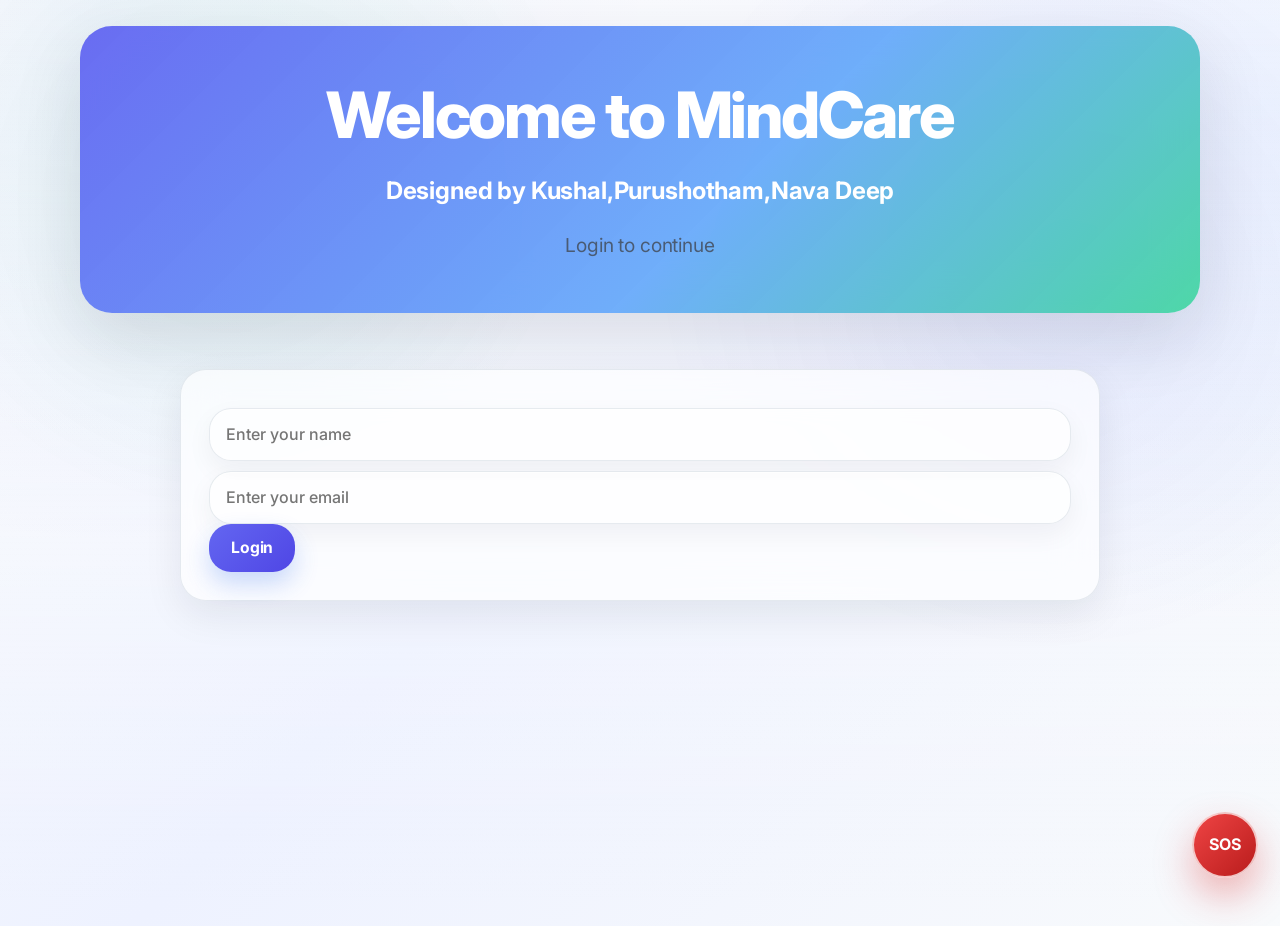
<file: index.html>
<!DOCTYPE html>
<html lang="en">
<head>
    <meta charset="UTF-8">
    <meta name="viewport" content="width=device-width, initial-scale=1.0">
    <title>Login - MindCare</title>
    <link rel="preconnect" href="https://fonts.googleapis.com">
    <link rel="preconnect" href="https://fonts.gstatic.com" crossorigin>
    <link href="https://fonts.googleapis.com/css2?family=Inter:wght@400;500;600;700;800&display=swap" rel="stylesheet">
    <link rel="stylesheet" href="style.css">
</head>
<body>

<header>
    <h1>Welcome to MindCare</h1>
    <h2>Designed by Kushal,Purushotham,Nava Deep</h2>
    <p>Login to continue</p>
</header>

<section class="test-container">

    <div class="question">
        <input type="text" id="username" placeholder="Enter your name">

        <input type="email" id="email" placeholder="Enter your email">

        <button onclick="loginUser()">Login</button>
    </div>

</section>

<script src="script.js"></script>
</body>
</html>
</file>
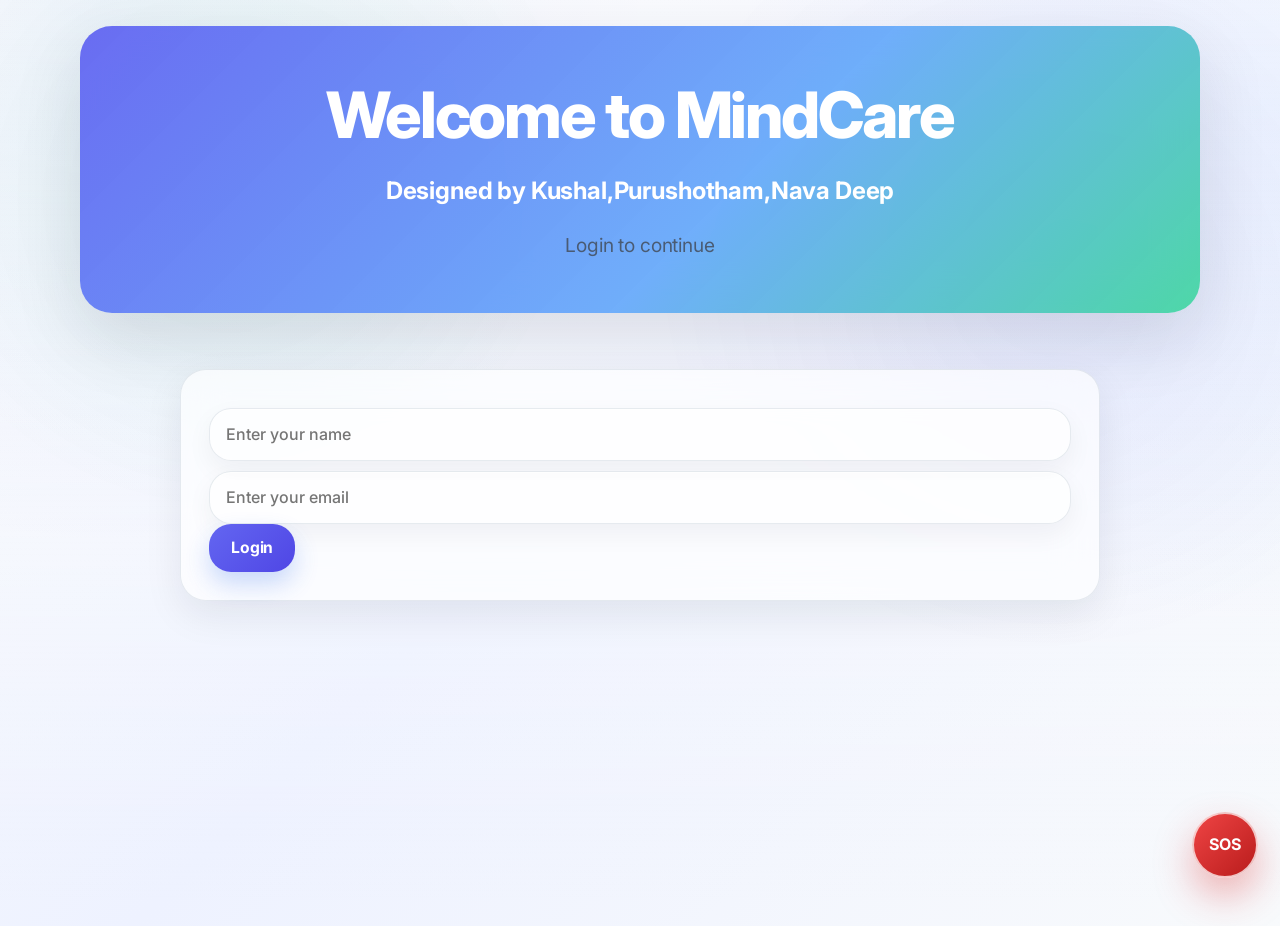
<file: home.html>
<!DOCTYPE html>
<html lang="en">
<head>
    <meta charset="UTF-8">
    <meta name="viewport" content="width=device-width, initial-scale=1.0">
    <title>MindCare - Student Mental Wellness</title>
    <link rel="preconnect" href="https://fonts.googleapis.com">
    <link rel="preconnect" href="https://fonts.gstatic.com" crossorigin>
    <link href="https://fonts.googleapis.com/css2?family=Inter:wght@400;500;600;700;800&display=swap" rel="stylesheet">
    <link rel="stylesheet" href="style.css">
</head>

<body>
    <script>
    let user = localStorage.getItem("mindcareUser");

    if (!user) {
        window.location.href = "index.html";
    }
</script>

<nav class="navbar">
    <div></div>
    <button class="theme-toggle" onclick="toggleDarkMode()" aria-label="Toggle dark mode"><span class="theme-icon" aria-hidden="true"></span></button>
    <button onclick="logoutUser()">Logout</button>
</nav>
    <main class="home-dashboard">
        <section class="dashboard-hero">
            <div>
                <span class="eyebrow">MindCare Dashboard</span>
                <h1 id="welcomeUser">Welcome</h1>
                <p>Choose a gentle check-in, breathe for a minute, or continue your wellness routine.</p>
            </div>
            <a class="hero-score-card" href="pages/dashboard.html">
                <span>Wellness Score</span>
                <strong>82</strong>
                <small>Balanced today</small>
            </a>
        </section>

        <section class="quote-card" aria-label="Daily motivation quote">
            <span class="quote-mark" aria-hidden="true">“</span>
            <div>
                <span class="eyebrow">Daily Motivation</span>
                <blockquote data-daily-quote>Small progress is still progress.</blockquote>
                <p data-daily-quote-category>Mental wellness</p>
            </div>
        </section>

        <section class="mood-checkin" aria-label="Quick mood check-in">
            <div class="section-heading">
                <h2>How are you feeling?</h2>
                <a href="pages/mood-tracker.html">View mood tracker</a>
            </div>
            <div class="mood-grid">
                <a href="pages/mood-tracker.html" class="mood-card happy">
                    <span>😊</span>
                    <strong>Happy</strong>
                </a>
                <a href="pages/mood-tracker.html" class="mood-card calm">
                    <span>😌</span>
                    <strong>Calm</strong>
                </a>
                <a href="pages/mood-tracker.html" class="mood-card sad">
                    <span>😔</span>
                    <strong>Low</strong>
                </a>
                <a href="pages/mood-tracker.html" class="mood-card stressed">
                    <span>😣</span>
                    <strong>Stressed</strong>
                </a>
            </div>
        </section>

        <section class="dashboard-grid" aria-label="Wellness shortcuts">
            <a class="dashboard-card breathing-card" href="pages/breathing.html">
                <span class="card-icon">🌬️</span>
                <div>
                    <h2>Breathing</h2>
                    <p>Start a calming guided session.</p>
                </div>
            </a>

            <a class="dashboard-card journal-card-home" href="pages/journal.html">
                <span class="card-icon">📝</span>
                <div>
                    <h2>Journal</h2>
                    <p>Write down what is on your mind.</p>
                </div>
            </a>

            <a class="dashboard-card chatbot-card" href="pages/chatbot.html">
                <span class="card-icon">💬</span>
                <div>
                    <h2>AI Chatbot</h2>
                    <p>Talk through feelings and stress.</p>
                </div>
            </a>

            <a class="dashboard-card emergency-card" href="pages/emergency.html">
                <span class="card-icon">🆘</span>
                <div>
                    <h2>Emergency Help</h2>
                    <p>Reach a trusted contact quickly.</p>
                </div>
            </a>

            <a class="dashboard-card analytics-card" href="pages/dashboard.html">
                <div>
                    <span class="eyebrow">Progress Analytics</span>
                    <h2>Weekly balance</h2>
                    <p>Mood, journal, and check-in insights.</p>
                </div>
                <div class="mini-chart" aria-hidden="true">
                    <span style="height:42%"></span>
                    <span style="height:68%"></span>
                    <span style="height:52%"></span>
                    <span style="height:78%"></span>
                    <span style="height:62%"></span>
                    <span style="height:88%"></span>
                </div>
            </a>

            <a class="dashboard-card score-card" href="pages/stress-test.html">
                <span class="score-ring">Low</span>
                <div>
                    <h2>Stress Test</h2>
                    <p>Check your current stress level.</p>
                </div>
            </a>

            <a class="dashboard-card focus-timer-card" href="pages/focus-timer.html">
                <span class="card-icon">⏱</span>
                <div>
                    <h2>Focus Timer</h2>
                    <p>Start a Pomodoro study session.</p>
                </div>
            </a>

            <a class="dashboard-card mood-calendar-card" href="pages/mood-calendar.html">
                <span class="card-icon">📅</span>
                <div>
                    <h2>Mood Calendar</h2>
                    <p>See your month of emotional check-ins.</p>
                </div>
            </a>
        </section>
    </main>

   <script src="script.js"></script>

</body>
</html>
</file>
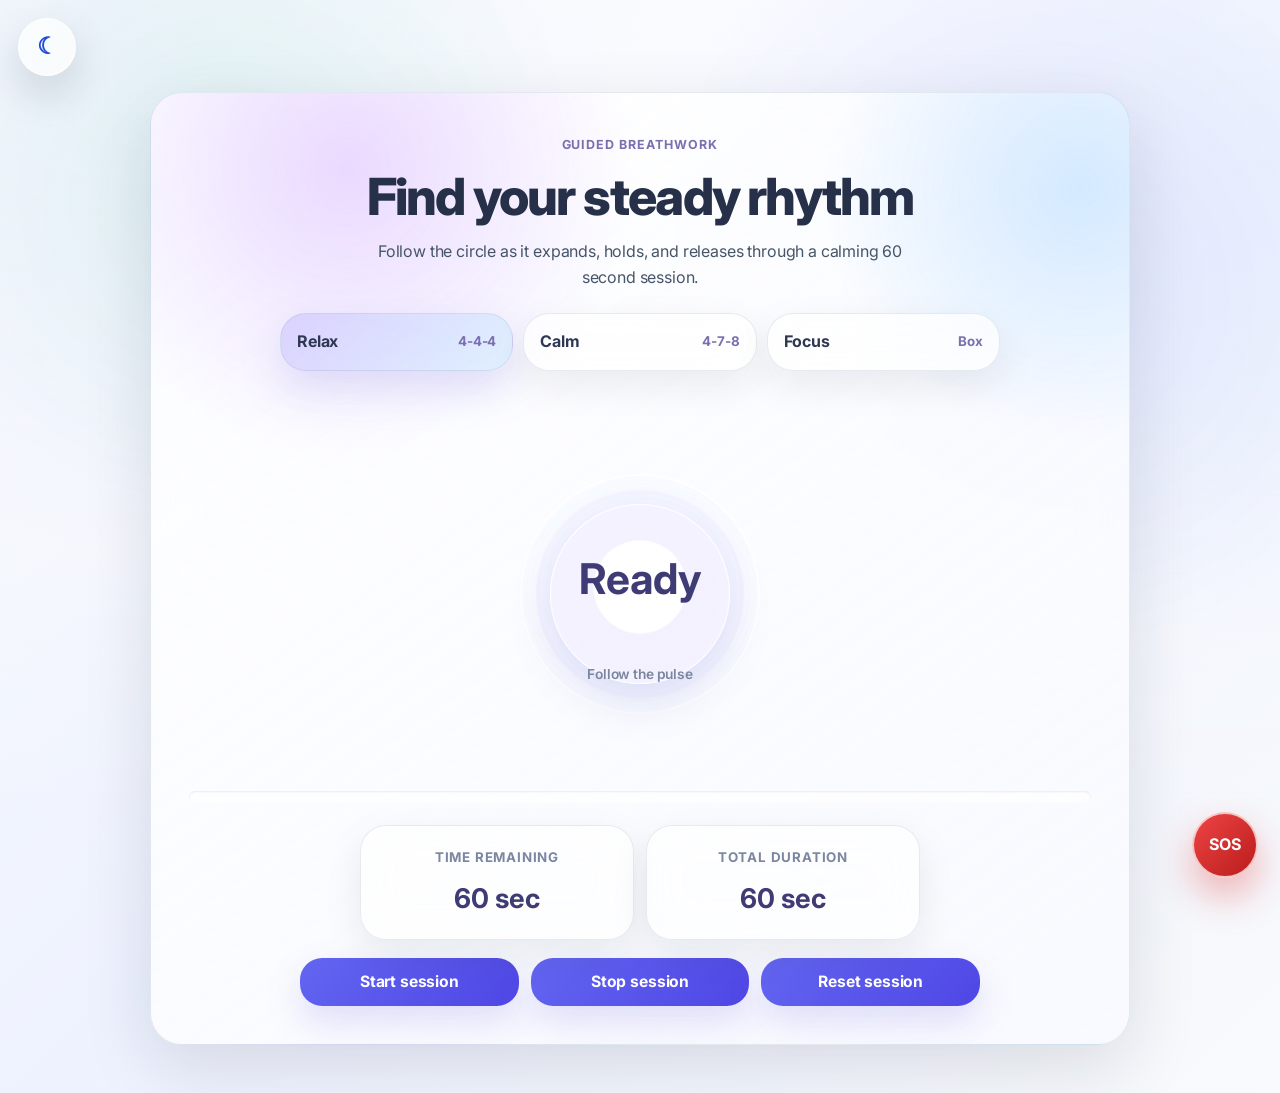
<file: pages/breathing.html>
<!DOCTYPE html>
<html lang="en">
<head>
    <meta charset="UTF-8">
    <meta name="viewport" content="width=device-width, initial-scale=1.0">
    <title>Breathing Exercise</title>
    <link rel="preconnect" href="https://fonts.googleapis.com">
    <link rel="preconnect" href="https://fonts.gstatic.com" crossorigin>
    <link href="https://fonts.googleapis.com/css2?family=Inter:wght@400;500;600;700;800&display=swap" rel="stylesheet">
    <link rel="stylesheet" href="../style.css">
</head>
<body>
    <nav class="navbar">
    <button class="theme-toggle" onclick="toggleDarkMode()" aria-label="Toggle dark mode"><span class="theme-icon" aria-hidden="true"></span></button>
</nav>

<main class="breathing-page">
    <section class="breathing-shell">
        <div class="breathing-copy">
            <span class="eyebrow">Guided Breathwork</span>
            <h1>Find your steady rhythm</h1>
            <p>Follow the circle as it expands, holds, and releases through a calming 60 second session.</p>
        </div>

        <div class="preset-panel" aria-label="Breathing modes">
            <label class="preset-chip">
                <input type="radio" name="breathingMode" value="relax" checked>
                <span>Relax</span>
                <small>4-4-4</small>
            </label>
            <label class="preset-chip">
                <input type="radio" name="breathingMode" value="calm">
                <span>Calm</span>
                <small>4-7-8</small>
            </label>
            <label class="preset-chip">
                <input type="radio" name="breathingMode" value="focus">
                <span>Focus</span>
                <small>Box</small>
            </label>
        </div>

        <section class="breathing-container" aria-label="Breathing animation">
            <div class="breath-orbit" aria-hidden="true"></div>
            <div class="breath-orbit orbit-two" aria-hidden="true"></div>

            <div class="breathing-circle" id="circle">
                <p id="breathText">Ready</p>
                <span>Follow the pulse</span>
            </div>
        </section>

        <div class="breath-progress" aria-hidden="true">
            <span></span>
        </div>

        <div class="session-stats">
            <div class="timer-card">
                <small>Time remaining</small>
                <h2 id="timer">60 sec</h2>
            </div>
            <div class="timer-card">
                <small>Total duration</small>
                <h2>60 sec</h2>
            </div>
        </div>

        <div class="controls">
            <button onclick="startBreathingSession()">Start session</button>
            <button onclick="stopBreathingSession()">Stop session</button>
            <button onclick="resetBreathingSession()">Reset session</button>
        </div>
    </section>
</main>

<script src="../script.js"></script>
</body>
</html>
</file>
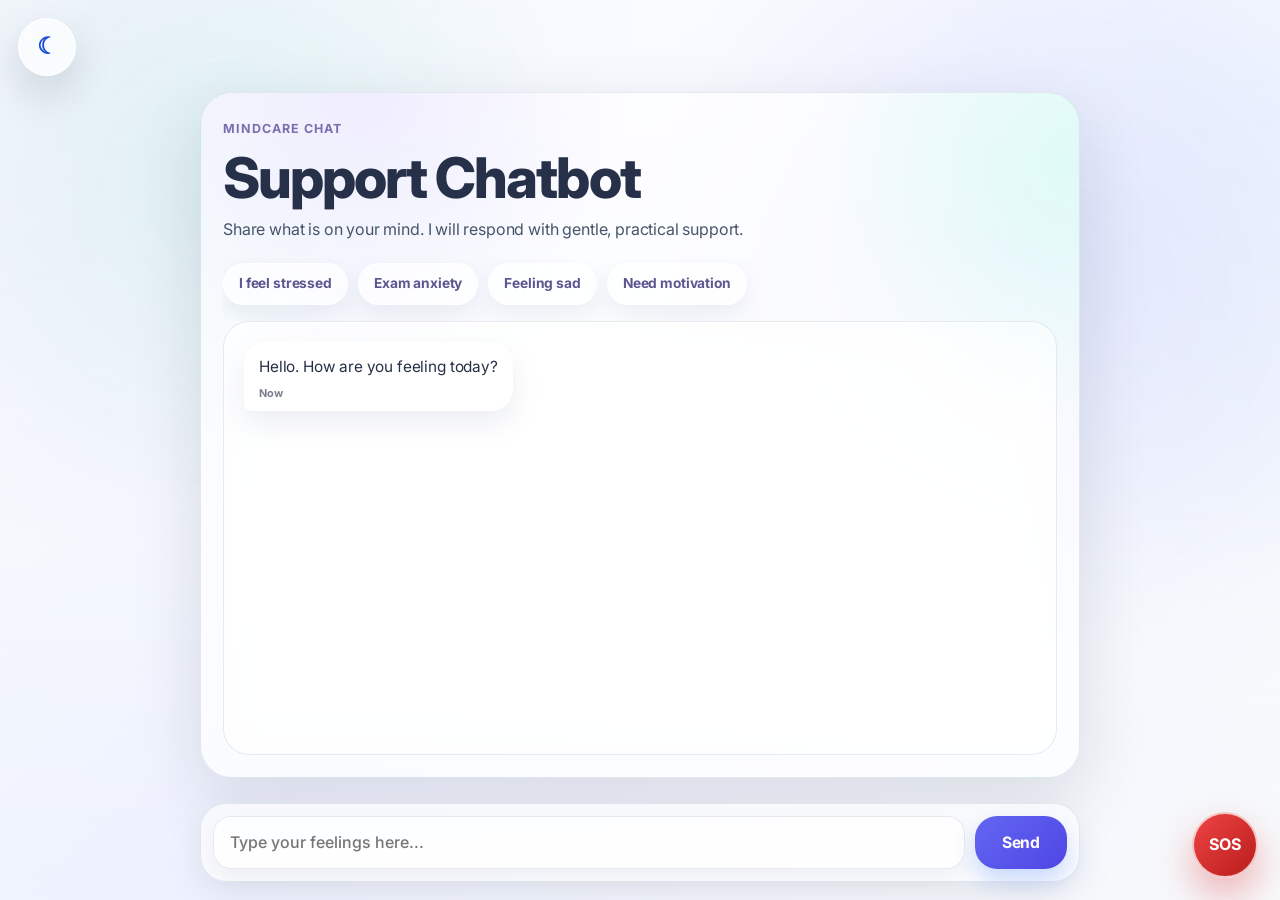
<file: pages/chatbot.html>
<!DOCTYPE html>
<html lang="en">
<head>
    <meta charset="UTF-8">
    <meta name="viewport" content="width=device-width, initial-scale=1.0">
    <title>MindCare Chatbot</title>
    <link rel="preconnect" href="https://fonts.googleapis.com">
    <link rel="preconnect" href="https://fonts.gstatic.com" crossorigin>
    <link href="https://fonts.googleapis.com/css2?family=Inter:wght@400;500;600;700;800&display=swap" rel="stylesheet">
    <link rel="stylesheet" href="../style.css">
</head>
<body>
    <nav class="navbar">
        <button class="theme-toggle" onclick="toggleDarkMode()" aria-label="Toggle dark mode"><span class="theme-icon" aria-hidden="true"></span></button>
    </nav>

<main class="chatbot-page">
    <section class="chatbot-shell">
        <div class="chatbot-header">
            <span class="eyebrow">MindCare Chat</span>
            <h1>Support Chatbot</h1>
            <p>Share what is on your mind. I will respond with gentle, practical support.</p>
        </div>

        <div class="quick-replies" aria-label="Quick replies">
            <button type="button" onclick="useQuickReply('I feel stressed')">I feel stressed</button>
            <button type="button" onclick="useQuickReply('Exam anxiety')">Exam anxiety</button>
            <button type="button" onclick="useQuickReply('Feeling sad')">Feeling sad</button>
            <button type="button" onclick="useQuickReply('Need motivation')">Need motivation</button>
        </div>

        <div id="chatBox" class="chat-box" aria-live="polite">
            <div class="message-row bot">
                <div class="message-bubble">
                    <p>Hello. How are you feeling today?</p>
                    <time>Now</time>
                </div>
            </div>
        </div>
    </section>

    <div class="chat-composer">
        <input type="text" id="userInput" placeholder="Type your feelings here...">
        <button onclick="sendMessage()">Send</button>
    </div>
</main>

<script src="../script.js"></script>
</body>
</html>
</file>
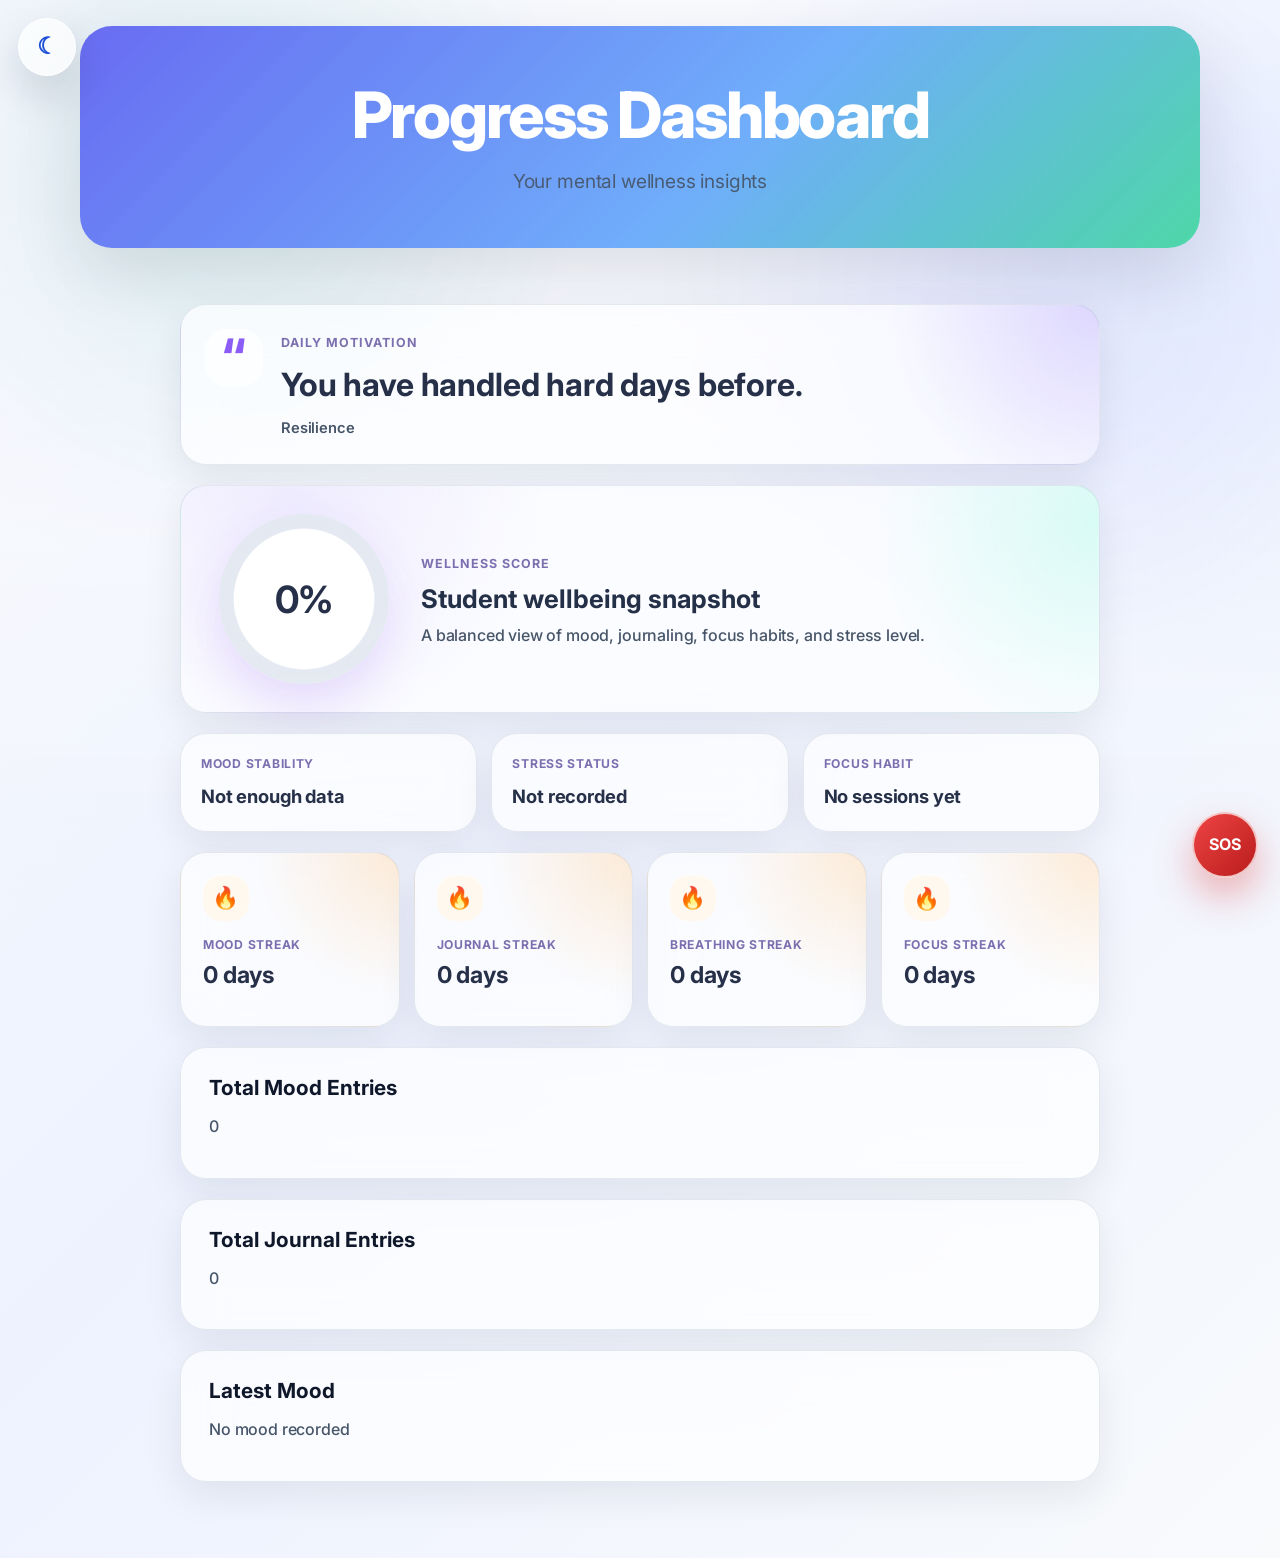
<file: pages/dashboard.html>
<!DOCTYPE html>
<html lang="en">
<head>
    <meta charset="UTF-8">
    <meta name="viewport" content="width=device-width, initial-scale=1.0">
    <title>Dashboard</title>
    <link rel="preconnect" href="https://fonts.googleapis.com">
    <link rel="preconnect" href="https://fonts.gstatic.com" crossorigin>
    <link href="https://fonts.googleapis.com/css2?family=Inter:wght@400;500;600;700;800&display=swap" rel="stylesheet">
    <link rel="stylesheet" href="../style.css">
</head>
<body>
    <nav class="navbar">
    <button class="theme-toggle" onclick="toggleDarkMode()" aria-label="Toggle dark mode"><span class="theme-icon" aria-hidden="true"></span></button>
</nav>

<header>
    <h1>Progress Dashboard</h1>
    <p>Your mental wellness insights</p>
</header>

<section class="test-container">

    <div class="quote-card" aria-label="Daily motivation quote">
        <span class="quote-mark" aria-hidden="true">“</span>
        <div>
            <span class="eyebrow">Daily Motivation</span>
            <blockquote data-daily-quote>Small progress is still progress.</blockquote>
            <p data-daily-quote-category>Mental wellness</p>
        </div>
    </div>

    <div class="wellness-score-card question" id="wellnessScoreCard">
        <div class="wellness-score-ring" id="wellnessRing">
            <span id="wellnessScore">0%</span>
        </div>
        <div class="wellness-score-content">
            <span class="eyebrow">Wellness Score</span>
            <h2>Student wellbeing snapshot</h2>
            <p>A balanced view of mood, journaling, focus habits, and stress level.</p>
        </div>
    </div>

    <div class="wellness-metrics">
        <div class="wellness-metric">
            <small>Mood Stability</small>
            <strong id="moodStability">Not enough data</strong>
        </div>

        <div class="wellness-metric">
            <small>Stress Status</small>
            <strong id="stressStatus">Not recorded</strong>
        </div>

        <div class="wellness-metric">
            <small>Focus Habit</small>
            <strong id="focusHabit">No sessions yet</strong>
        </div>
    </div>

    <div class="streak-grid">
        <div class="streak-card">
            <span class="streak-icon">🔥</span>
            <small>Mood Streak</small>
            <strong id="moodStreak">0 days</strong>
            <div class="streak-badges" id="moodStreakBadges"></div>
        </div>

        <div class="streak-card">
            <span class="streak-icon">🔥</span>
            <small>Journal Streak</small>
            <strong id="journalStreak">0 days</strong>
            <div class="streak-badges" id="journalStreakBadges"></div>
        </div>

        <div class="streak-card">
            <span class="streak-icon">🔥</span>
            <small>Breathing Streak</small>
            <strong id="breathingStreak">0 days</strong>
            <div class="streak-badges" id="breathingStreakBadges"></div>
        </div>

        <div class="streak-card">
            <span class="streak-icon">🔥</span>
            <small>Focus Streak</small>
            <strong id="focusSessionStreak">0 days</strong>
            <div class="streak-badges" id="focusSessionStreakBadges"></div>
        </div>
    </div>

    <div class="question">
        <h2>Total Mood Entries</h2>
        <p id="totalMoods">0</p>
    </div>

    <div class="question">
        <h2>Total Journal Entries</h2>
        <p id="totalJournals">0</p>
    </div>

    <div class="question">
        <h2>Latest Mood</h2>
        <p id="latestMood">No mood recorded</p>
    </div>

</section>

<script src="../script.js"></script>
</body>
</html>
</file>
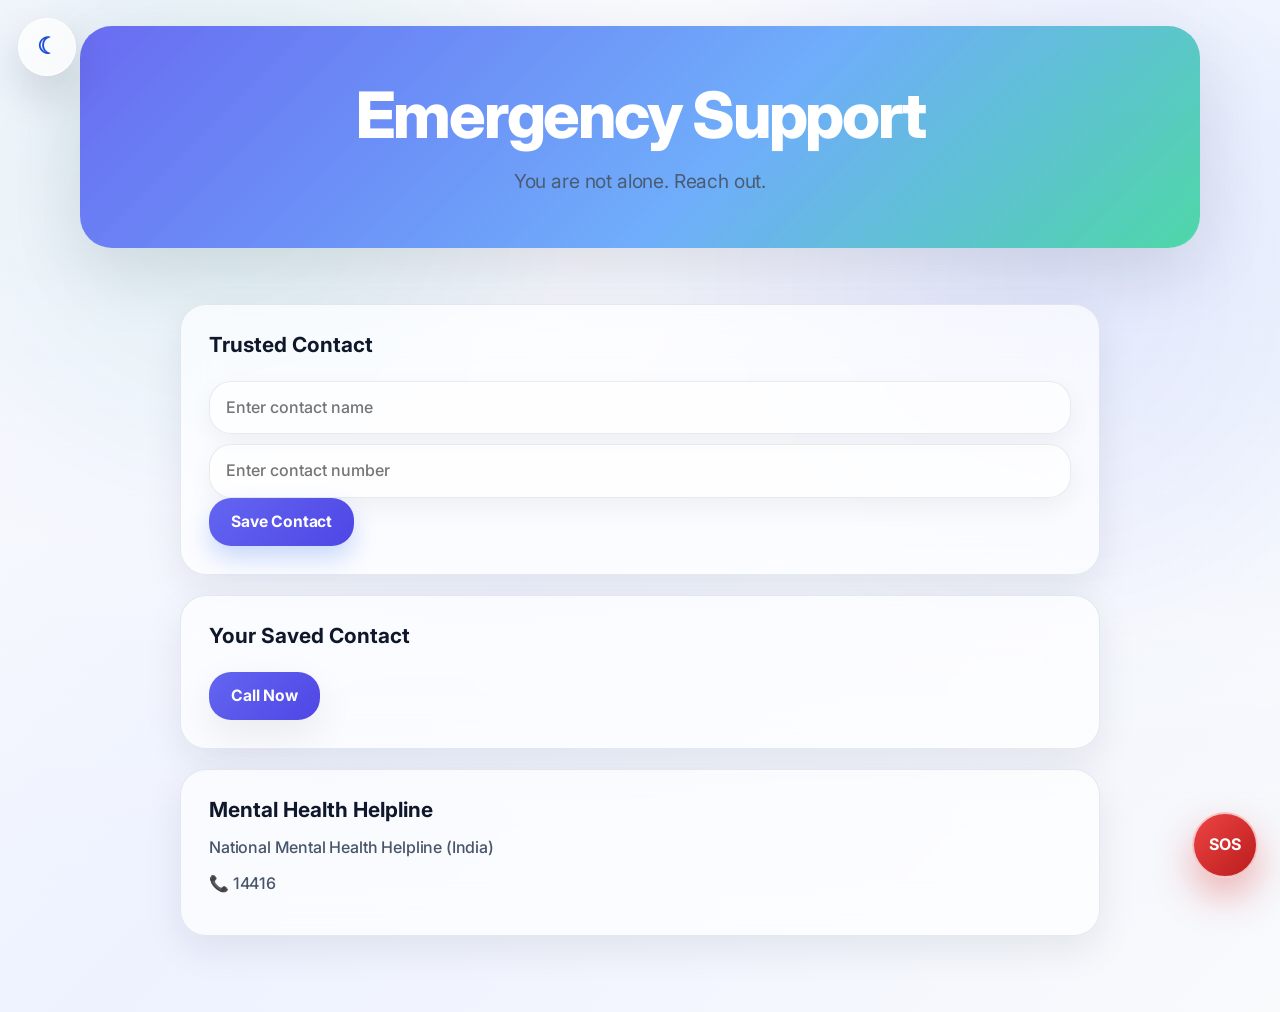
<file: pages/emergency.html>
<!DOCTYPE html>
<html lang="en">
<head>
    <meta charset="UTF-8">
    <meta name="viewport" content="width=device-width, initial-scale=1.0">
    <title>Emergency Help</title>
    <link rel="preconnect" href="https://fonts.googleapis.com">
    <link rel="preconnect" href="https://fonts.gstatic.com" crossorigin>
    <link href="https://fonts.googleapis.com/css2?family=Inter:wght@400;500;600;700;800&display=swap" rel="stylesheet">
    <link rel="stylesheet" href="../style.css">
</head>
<body>
    <nav class="navbar">
    <button class="theme-toggle" onclick="toggleDarkMode()" aria-label="Toggle dark mode"><span class="theme-icon" aria-hidden="true"></span></button>
</nav>

<header>
    <h1>Emergency Support</h1>
    <p>You are not alone. Reach out.</p>
</header>

<section class="test-container">

    <div class="question">
        <h2>Trusted Contact</h2>

        <input type="text" id="contactName" placeholder="Enter contact name">

        <input type="tel" id="contactNumber" placeholder="Enter contact number">

        <button onclick="saveEmergencyContact()">Save Contact</button>
    </div>

    <div class="question">
        <h2>Your Saved Contact</h2>

        <p id="savedContact"></p>

        <a id="callButton" href="#">Call Now</a>
    </div>

    <div class="question">
        <h2>Mental Health Helpline</h2>

        <p>National Mental Health Helpline (India)</p>
        <p>📞 14416</p>
    </div>

</section>

<script src="../script.js"></script>
</body>
</html>
</file>
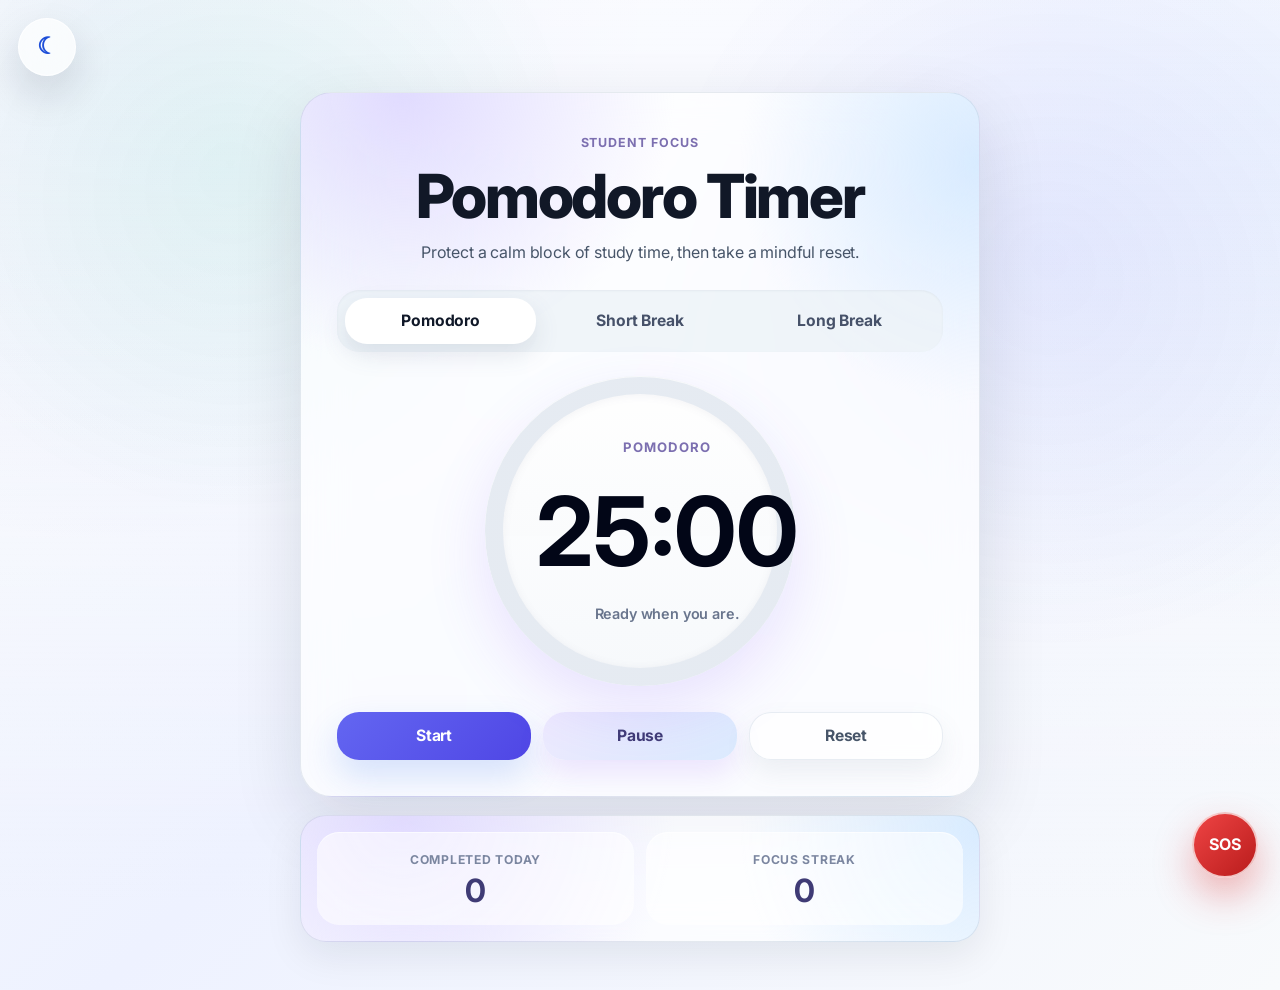
<file: pages/focus-timer.html>
<!DOCTYPE html>
<html lang="en">
<head>
    <meta charset="UTF-8">
    <meta name="viewport" content="width=device-width, initial-scale=1.0">
    <title>Focus Timer</title>
    <link rel="preconnect" href="https://fonts.googleapis.com">
    <link rel="preconnect" href="https://fonts.gstatic.com" crossorigin>
    <link href="https://fonts.googleapis.com/css2?family=Inter:wght@400;500;600;700;800&display=swap" rel="stylesheet">
    <link rel="stylesheet" href="../style.css">
</head>
<body>
    <nav class="navbar">
        <button class="theme-toggle" onclick="toggleDarkMode()" aria-label="Toggle dark mode"><span class="theme-icon" aria-hidden="true"></span></button>
    </nav>

    <main class="focus-page">
        <section class="focus-card">
            <div class="focus-heading">
                <span class="eyebrow">Student Focus</span>
                <h1>Pomodoro Timer</h1>
                <p>Protect a calm block of study time, then take a mindful reset.</p>
            </div>

            <div class="focus-tabs" role="tablist" aria-label="Focus timer modes">
                <button class="focus-mode active" type="button" data-mode="pomodoro">Pomodoro</button>
                <button class="focus-mode" type="button" data-mode="short">Short Break</button>
                <button class="focus-mode" type="button" data-mode="long">Long Break</button>
            </div>

            <div class="timer-ring" aria-label="Timer progress">
                <div class="ring-progress" id="focusProgress"></div>
                <div class="timer-face">
                    <span id="focusModeLabel">Pomodoro</span>
                    <h2 id="focusTime">25:00</h2>
                    <p id="focusMessage">Ready when you are.</p>
                </div>
            </div>

            <div class="focus-controls">
                <button type="button" onclick="startFocusTimer()">Start</button>
                <button type="button" onclick="pauseFocusTimer()">Pause</button>
                <button type="button" onclick="resetFocusTimer()">Reset</button>
            </div>
        </section>

        <section class="focus-stats" aria-label="Focus statistics">
            <div>
                <small>Completed today</small>
                <strong id="focusCompleted">0</strong>
            </div>
            <div>
                <small>Focus streak</small>
                <strong id="focusStreak">0</strong>
            </div>
        </section>
    </main>

    <script src="../script.js"></script>
</body>
</html>
</file>
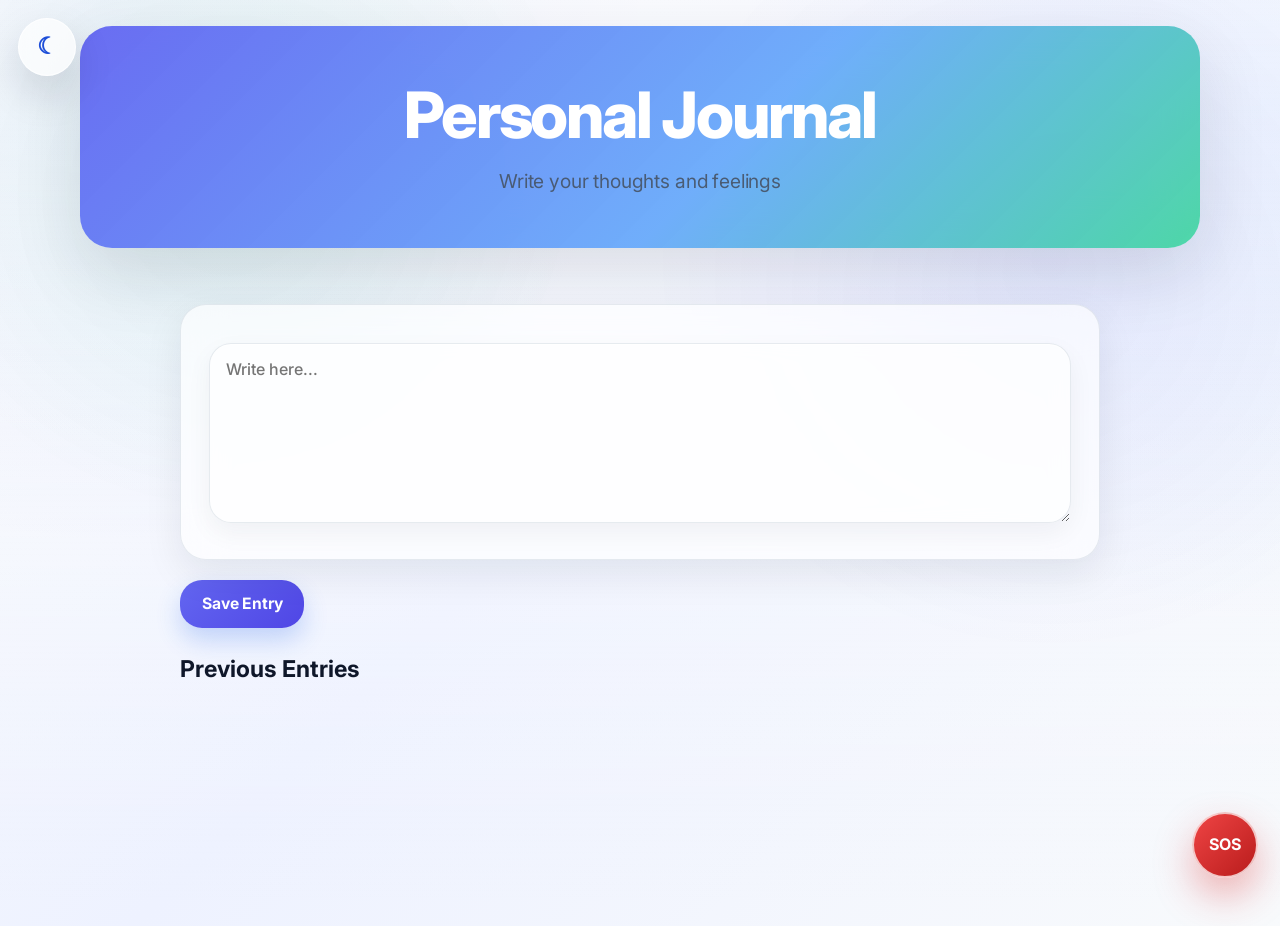
<file: pages/journal.html>
<!DOCTYPE html>
<html lang="en">
<head>
    <meta charset="UTF-8">
    <meta name="viewport" content="width=device-width, initial-scale=1.0">
    <title>Journal</title>
    <link rel="preconnect" href="https://fonts.googleapis.com">
    <link rel="preconnect" href="https://fonts.gstatic.com" crossorigin>
    <link href="https://fonts.googleapis.com/css2?family=Inter:wght@400;500;600;700;800&display=swap" rel="stylesheet">
    <link rel="stylesheet" href="../style.css">
</head>
<body>
    <nav class="navbar">
    <button class="theme-toggle" onclick="toggleDarkMode()" aria-label="Toggle dark mode"><span class="theme-icon" aria-hidden="true"></span></button>
</nav>

<header>
    <h1>Personal Journal</h1>
    <p>Write your thoughts and feelings</p>
</header>

<section class="test-container">

    <div class="question">
        <textarea id="journalEntry" placeholder="Write here..."></textarea>
    </div>

    <button onclick="saveJournal()">Save Entry</button>

    <h2>Previous Entries</h2>

    <div id="journalHistory"></div>

</section>

<script src="../script.js"></script>
</body>
</html>
</file>
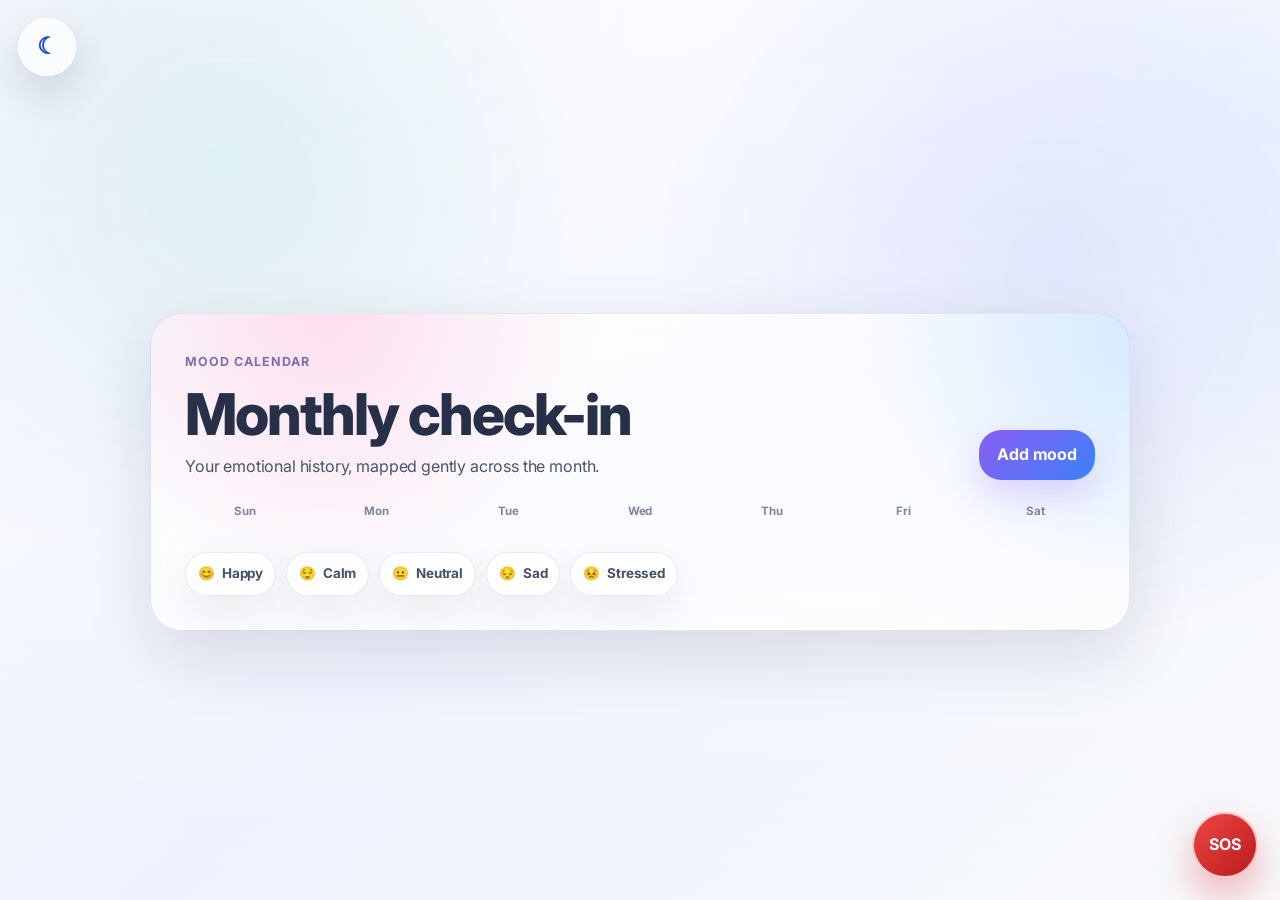
<file: pages/mood-calendar.html>
<!DOCTYPE html>
<html lang="en">
<head>
    <meta charset="UTF-8">
    <meta name="viewport" content="width=device-width, initial-scale=1.0">
    <title>Mood Calendar</title>
    <link rel="preconnect" href="https://fonts.googleapis.com">
    <link rel="preconnect" href="https://fonts.gstatic.com" crossorigin>
    <link href="https://fonts.googleapis.com/css2?family=Inter:wght@400;500;600;700;800&display=swap" rel="stylesheet">
    <link rel="stylesheet" href="../style.css">
</head>
<body>
    <nav class="navbar">
        <button class="theme-toggle" onclick="toggleDarkMode()" aria-label="Toggle dark mode"><span class="theme-icon" aria-hidden="true"></span></button>
    </nav>

    <main class="mood-calendar-page">
        <section class="mood-calendar-shell">
            <div class="mood-calendar-header">
                <div>
                    <span class="eyebrow">Mood Calendar</span>
                    <h1 id="calendarMonth">Monthly check-in</h1>
                    <p>Your emotional history, mapped gently across the month.</p>
                </div>
                <a href="mood-tracker.html">Add mood</a>
            </div>

            <div class="calendar-weekdays" aria-hidden="true">
                <span>Sun</span>
                <span>Mon</span>
                <span>Tue</span>
                <span>Wed</span>
                <span>Thu</span>
                <span>Fri</span>
                <span>Sat</span>
            </div>

            <section class="mood-calendar-grid" id="moodCalendarGrid" aria-label="Monthly mood calendar"></section>

            <section class="mood-legend" aria-label="Mood legend">
                <span><b>😊</b> Happy</span>
                <span><b>😌</b> Calm</span>
                <span><b>😐</b> Neutral</span>
                <span><b>😔</b> Sad</span>
                <span><b>😣</b> Stressed</span>
            </section>
        </section>
    </main>

    <script src="../script.js"></script>
</body>
</html>
</file>
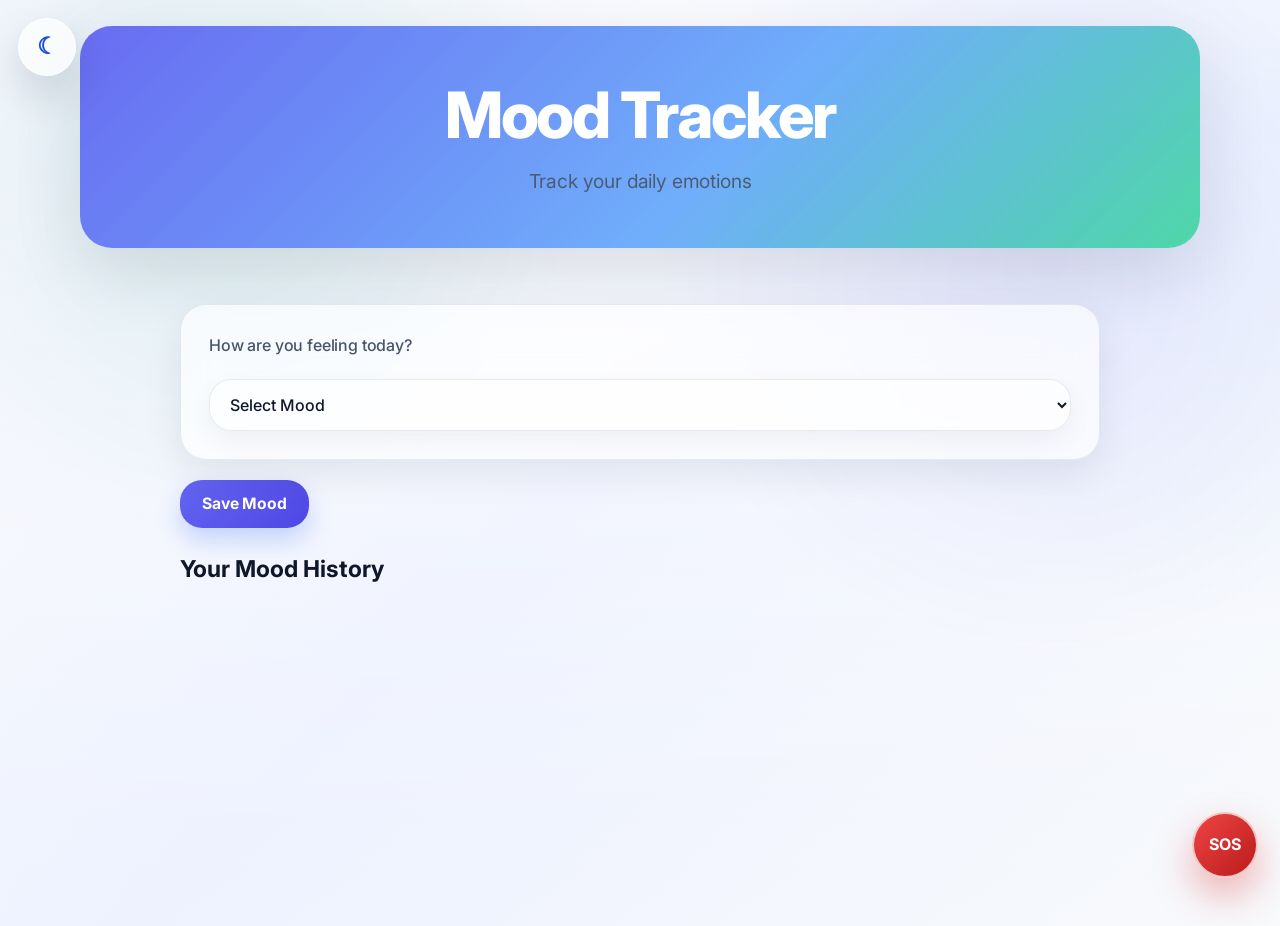
<file: pages/mood-tracker.html>
<!DOCTYPE html>
<html lang="en">
<head>
    <meta charset="UTF-8">
    <meta name="viewport" content="width=device-width, initial-scale=1.0">
    <title>Mood Tracker</title>
    <link rel="preconnect" href="https://fonts.googleapis.com">
    <link rel="preconnect" href="https://fonts.gstatic.com" crossorigin>
    <link href="https://fonts.googleapis.com/css2?family=Inter:wght@400;500;600;700;800&display=swap" rel="stylesheet">
    <link rel="stylesheet" href="../style.css">
</head>
<body>
      <nav class="navbar">
    <button class="theme-toggle" onclick="toggleDarkMode()" aria-label="Toggle dark mode"><span class="theme-icon" aria-hidden="true"></span></button>
</nav>

<header>
    <h1>Mood Tracker</h1>
    <p>Track your daily emotions</p>
</header>

<section class="test-container">

    <div class="question">
        <p>How are you feeling today?</p>

        <select id="mood">
            <option value="">Select Mood</option>
            <option value="Happy 😊">Happy 😊</option>
            <option value="Calm 😌">Calm 😌</option>
            <option value="Sad 😔">Sad 😔</option>
            <option value="Stressed 😣">Stressed 😣</option>
            <option value="Angry 😡">Angry 😡</option>
        </select>
    </div>

    <button onclick="saveMood()">Save Mood</button>

    <h2>Your Mood History</h2>

    <ul id="moodHistory"></ul>

</section>

<script src="../script.js"></script>
</body>
</html>
</file>
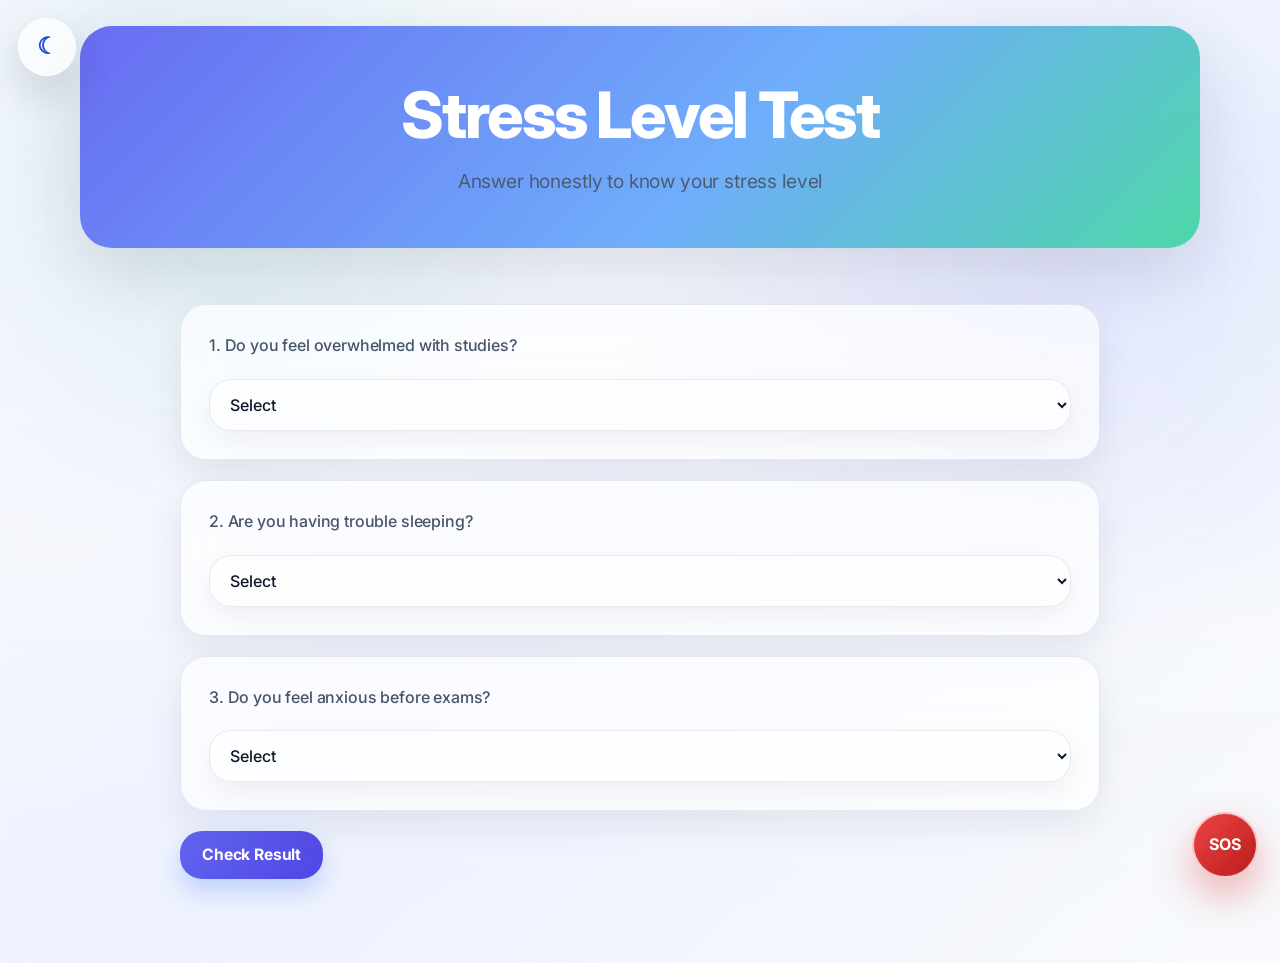
<file: pages/stress-test.html>
<!DOCTYPE html>
<html lang="en">
<head>
    <meta charset="UTF-8">
    <meta name="viewport" content="width=device-width, initial-scale=1.0">
    <title>Stress Test</title>
    <link rel="preconnect" href="https://fonts.googleapis.com">
    <link rel="preconnect" href="https://fonts.gstatic.com" crossorigin>
    <link href="https://fonts.googleapis.com/css2?family=Inter:wght@400;500;600;700;800&display=swap" rel="stylesheet">
    <link rel="stylesheet" href="../style.css">
</head>
<body>
    <nav class="navbar">
    <button class="theme-toggle" onclick="toggleDarkMode()" aria-label="Toggle dark mode"><span class="theme-icon" aria-hidden="true"></span></button>
</nav>

    <header>
        <h1>Stress Level Test</h1>
        <p>Answer honestly to know your stress level</p>
    </header>

    <section class="test-container">

        <div class="question">
            <p>1. Do you feel overwhelmed with studies?</p>
            <select id="q1">
                <option value="0">Select</option>
                <option value="1">Rarely</option>
                <option value="2">Sometimes</option>
                <option value="3">Often</option>
            </select>
        </div>

        <div class="question">
            <p>2. Are you having trouble sleeping?</p>
            <select id="q2">
                <option value="0">Select</option>
                <option value="1">Rarely</option>
                <option value="2">Sometimes</option>
                <option value="3">Often</option>
            </select>
        </div>

        <div class="question">
            <p>3. Do you feel anxious before exams?</p>
            <select id="q3">
                <option value="0">Select</option>
                <option value="1">Rarely</option>
                <option value="2">Sometimes</option>
                <option value="3">Often</option>
            </select>
        </div>

        <button onclick="calculateStress()">Check Result</button>

        <h2 id="result"></h2>

    </section>

<script src="../script.js"></script>
</body>
</html>
</file>
<file: style.css>
:root {
    --bg: #F8FAFC;
    --surface: #ffffff;
    --surface-soft: rgba(255, 255, 255, 0.72);
    --text: #0F172A;
    --muted: #475569;
    --primary: #6366F1;
    --primary-dark: #4F46E5;
    --secondary: #60A5FA;
    --accent: #34D399;
    --danger: #EF4444;
    --border: rgba(148, 163, 184, 0.22);
    --glass: rgba(255, 255, 255, 0.68);
    --glass-strong: rgba(255, 255, 255, 0.82);
    --radius-lg: 32px;
    --radius-md: 26px;
    --radius-sm: 20px;
    --shadow: 0 24px 70px rgba(15, 23, 42, 0.12);
    --shadow-soft: 0 14px 38px rgba(15, 23, 42, 0.08);
}

* {
    box-sizing: border-box;
}

body {
    font-family: "Inter", Arial, sans-serif;
    margin: 0;
    min-height: 100vh;
    color: var(--text);
    background:
        radial-gradient(circle at 8% 0%, rgba(99, 102, 241, 0.14), transparent 34rem),
        radial-gradient(circle at 100% 12%, rgba(96, 165, 250, 0.14), transparent 32rem),
        linear-gradient(135deg, #F8FAFC 0%, #EEF2FF 48%, #F8FAFC 100%);
    line-height: 1.6;
}

header {
    max-width: 1120px;
    margin: 26px auto 0;
    color: white;
    text-align: center;
    padding: 52px 32px;
    border-radius: var(--radius-lg);
    background: linear-gradient(135deg, #6366F1 0%, #60A5FA 58%, #34D399 100%);
    box-shadow: var(--shadow);
}

header h1,
.hero h2,
.question h2,
.controls h2,
.test-container>h2 {
    margin: 0;
    font-weight: 700;
    line-height: 1.15;
    letter-spacing: 0;
}

header h1 {
    font-size: clamp(2.2rem, 5vw, 4rem);
}

header p {
    max-width: 720px;
    margin: 14px auto 0;
    font-size: clamp(1rem, 2vw, 1.2rem);
    font-weight: 400;
    opacity: 0.92;
}

.navbar {
    display: flex;
    justify-content: flex-end;
    align-items: center;
    gap: 12px;
    position: fixed;
    top: 18px;
    left: 18px;
    right: 18px;
    z-index: 20;
    pointer-events: none;
}

.navbar h2 {
    margin: 0;
}

.navbar>div {
    margin-right: auto;
}

.hero {
    max-width: 960px;
    margin: 0 auto;
    text-align: center;
    padding: 48px 24px 28px;
}

.hero h2 {
    font-size: clamp(2rem, 6vw, 4.5rem);
    color: #0f172a;
}

.hero p {
    max-width: 620px;
    margin: 16px auto 0;
    color: var(--muted);
    font-size: clamp(1rem, 2.2vw, 1.25rem);
}

.features {
    display: grid;
    grid-template-columns: repeat(auto-fit, minmax(210px, 1fr));
    gap: 22px;
    max-width: 1120px;
    margin: 0 auto;
    padding: 24px 24px 56px;
}

.features a {
    min-height: 118px;
    display: flex;
    align-items: center;
    justify-content: center;
    text-align: center;
    text-decoration: none;
    padding: 24px;
    color: var(--text);
    background: linear-gradient(180deg, #ffffff 0%, #f9fbff 100%);
    border: 1px solid rgba(226, 232, 240, 0.9);
    border-radius: 22px;
    box-shadow: var(--shadow-soft);
    font-size: 1rem;
    font-weight: 600;
    transition: transform 0.22s ease, box-shadow 0.22s ease, border-color 0.22s ease, color 0.22s ease;
}

.features a:hover {
    color: var(--primary-dark);
    border-color: rgba(59, 130, 246, 0.35);
    transform: translateY(-7px);
    box-shadow: 0 22px 48px rgba(37, 99, 235, 0.16);
}

.home-dashboard {
    width: min(1120px, calc(100% - 28px));
    margin: 0 auto;
    padding: 98px 0 56px;
}

.dashboard-hero,
.mood-checkin,
.dashboard-card {
    border: 1px solid rgba(255, 255, 255, 0.68);
    background: rgba(255, 255, 255, 0.58);
    box-shadow: 0 22px 60px rgba(137, 148, 171, 0.20);
    backdrop-filter: blur(18px);
    -webkit-backdrop-filter: blur(18px);
}

.dashboard-hero {
    display: grid;
    gap: 22px;
    padding: 28px;
    border-radius: 34px;
    background:
        linear-gradient(135deg, rgba(255, 255, 255, 0.72), rgba(240, 247, 255, 0.52)),
        radial-gradient(circle at 12% 0%, rgba(250, 207, 232, 0.74), transparent 18rem),
        radial-gradient(circle at 100% 12%, rgba(188, 232, 226, 0.82), transparent 17rem);
}

.eyebrow {
    display: inline-flex;
    align-items: center;
    gap: 8px;
    color: #7c6fb0;
    font-size: 0.78rem;
    font-weight: 700;
    text-transform: uppercase;
    letter-spacing: 0.08em;
}

.dashboard-hero h1 {
    margin: 12px 0 0;
    color: #243047;
    font-size: clamp(2.25rem, 11vw, 4.7rem);
    font-weight: 700;
    line-height: 1.02;
    letter-spacing: 0;
}

.dashboard-hero p {
    max-width: 620px;
    margin: 16px 0 0;
    color: #637086;
    font-size: 1rem;
}

.hero-score-card {
    display: flex;
    flex-direction: column;
    justify-content: center;
    min-height: 170px;
    padding: 24px;
    color: #263047;
    text-decoration: none;
    border: 1px solid rgba(255, 255, 255, 0.72);
    border-radius: 28px;
    background: linear-gradient(145deg, rgba(255, 255, 255, 0.86), rgba(235, 246, 255, 0.58));
    box-shadow: inset 0 1px 0 rgba(255, 255, 255, 0.74), 0 18px 42px rgba(103, 116, 145, 0.14);
    transition: transform 0.22s ease, box-shadow 0.22s ease;
}

.hero-score-card span,
.hero-score-card small {
    color: #6f7b91;
    font-weight: 600;
}

.hero-score-card strong {
    margin: 6px 0;
    color: #6d7df0;
    font-size: 4rem;
    line-height: 1;
}

.quote-card {
    position: relative;
    overflow: hidden;
    display: grid;
    grid-template-columns: auto 1fr;
    gap: 18px;
    align-items: start;
    margin-top: 20px;
    padding: 24px;
    border: 1px solid rgba(255, 255, 255, 0.72);
    border-radius: 28px;
    background:
        radial-gradient(circle at 100% 0%, rgba(196, 181, 253, 0.48), transparent 13rem),
        rgba(255, 255, 255, 0.64);
    box-shadow: 0 22px 56px rgba(137, 148, 171, 0.18);
    backdrop-filter: blur(18px);
    -webkit-backdrop-filter: blur(18px);
}

.quote-mark {
    display: grid;
    place-items: center;
    width: 58px;
    height: 58px;
    color: #8b5cf6;
    border-radius: 22px;
    background: rgba(255, 255, 255, 0.64);
    box-shadow: inset 0 1px 0 rgba(255, 255, 255, 0.76);
    font-size: 3.4rem;
    font-weight: 700;
    line-height: 1;
}

.quote-card blockquote {
    margin: 10px 0 0;
    color: #273049;
    font-size: clamp(1.35rem, 4vw, 2rem);
    font-weight: 700;
    line-height: 1.25;
}

.quote-card p {
    margin: 12px 0 0;
    color: #6b768a;
    font-size: 0.92rem;
    font-weight: 600;
}

.mood-checkin {
    margin-top: 20px;
    padding: 22px;
    border-radius: 30px;
}

.section-heading {
    display: flex;
    align-items: flex-end;
    justify-content: space-between;
    gap: 16px;
    margin-bottom: 16px;
}

.section-heading h2 {
    margin: 0;
    color: #243047;
    font-size: 1.35rem;
    line-height: 1.2;
}

.section-heading a {
    color: #7c6fb0;
    font-size: 0.86rem;
    font-weight: 700;
    text-decoration: none;
}

.mood-grid {
    display: grid;
    grid-template-columns: repeat(2, minmax(0, 1fr));
    gap: 12px;
}

.mood-card,
.dashboard-card {
    color: #263047;
    text-decoration: none;
    transition: transform 0.22s ease, box-shadow 0.22s ease, border-color 0.22s ease;
}

.mood-card {
    display: flex;
    align-items: center;
    gap: 12px;
    min-height: 82px;
    padding: 16px;
    border: 1px solid rgba(255, 255, 255, 0.72);
    border-radius: 24px;
    box-shadow: 0 14px 32px rgba(122, 132, 158, 0.15);
}

.mood-card span {
    display: grid;
    place-items: center;
    width: 46px;
    height: 46px;
    border-radius: 50%;
    background: rgba(255, 255, 255, 0.55);
    font-size: 1.55rem;
}

.mood-card strong {
    font-size: 0.95rem;
}

.mood-card.happy {
    background: linear-gradient(135deg, #dff7d7, #f7f1bd);
}

.mood-card.calm {
    background: linear-gradient(135deg, #d9f3f0, #dfe8ff);
}

.mood-card.sad {
    background: linear-gradient(135deg, #e8e0ff, #f7e4f0);
}

.mood-card.stressed {
    background: linear-gradient(135deg, #ffdcd4, #ffeebd);
}

.dashboard-grid {
    display: grid;
    grid-template-columns: 1fr;
    gap: 16px;
    margin-top: 20px;
}

.dashboard-card {
    display: flex;
    align-items: center;
    gap: 16px;
    min-height: 132px;
    padding: 20px;
    border-radius: 28px;
}

.dashboard-card:hover,
.mood-card:hover,
.hero-score-card:hover {
    transform: translateY(-5px);
    box-shadow: 0 28px 70px rgba(97, 111, 140, 0.24);
}

.dashboard-card h2 {
    margin: 0;
    color: #243047;
    font-size: 1.18rem;
    line-height: 1.2;
}

.dashboard-card p {
    margin: 8px 0 0;
    color: #6b768a;
    font-size: 0.92rem;
    line-height: 1.45;
}

.card-icon {
    display: grid;
    place-items: center;
    flex: 0 0 58px;
    width: 58px;
    height: 58px;
    border-radius: 22px;
    background: rgba(255, 255, 255, 0.62);
    box-shadow: inset 0 1px 0 rgba(255, 255, 255, 0.7);
    font-size: 1.55rem;
}

.breathing-card {
    background: linear-gradient(135deg, rgba(211, 245, 242, 0.88), rgba(233, 239, 255, 0.72));
}

.journal-card-home {
    background: linear-gradient(135deg, rgba(255, 228, 237, 0.88), rgba(237, 229, 255, 0.72));
}

.chatbot-card {
    background: linear-gradient(135deg, rgba(224, 243, 255, 0.9), rgba(240, 231, 255, 0.72));
}

.emergency-card {
    background: linear-gradient(135deg, rgba(255, 218, 213, 0.9), rgba(255, 239, 200, 0.76));
}

.analytics-card {
    display: grid;
    grid-template-columns: 1fr;
    align-items: end;
    background: linear-gradient(135deg, rgba(255, 255, 255, 0.7), rgba(226, 246, 237, 0.72));
}

.mini-chart {
    display: flex;
    align-items: end;
    gap: 9px;
    height: 92px;
    margin-top: 14px;
    padding: 14px 12px;
    border-radius: 22px;
    background: rgba(255, 255, 255, 0.48);
}

.mini-chart span {
    flex: 1;
    min-width: 14px;
    border-radius: 999px 999px 8px 8px;
    background: linear-gradient(180deg, #a78bfa, #7dd3fc);
}

.score-card {
    background: linear-gradient(135deg, rgba(232, 247, 220, 0.9), rgba(226, 241, 255, 0.74));
}

.focus-timer-card {
    background: linear-gradient(135deg, rgba(237, 233, 254, 0.92), rgba(224, 242, 254, 0.78));
}

.mood-calendar-card {
    background: linear-gradient(135deg, rgba(255, 228, 237, 0.9), rgba(219, 234, 254, 0.78));
}

.score-ring {
    display: grid;
    place-items: center;
    flex: 0 0 70px;
    width: 70px;
    height: 70px;
    color: #15803d;
    border-radius: 50%;
    background:
        radial-gradient(circle at center, rgba(255, 255, 255, 0.88) 0 54%, transparent 55%),
        conic-gradient(#86efac 0 78%, rgba(255, 255, 255, 0.48) 78% 100%);
    font-size: 0.9rem;
    font-weight: 700;
}

.test-container {
    width: min(920px, calc(100% - 40px));
    margin: 0 auto;
    padding: 36px 0 56px;
}

.test-container>h2 {
    margin: 28px 0 16px;
    font-size: 1.45rem;
}

.question {
    background: rgba(255, 255, 255, 0.94);
    margin: 20px 0;
    padding: 28px;
    border: 1px solid rgba(226, 232, 240, 0.86);
    border-radius: 24px;
    box-shadow: var(--shadow-soft);
    transition: transform 0.22s ease, box-shadow 0.22s ease, border-color 0.22s ease;
}

.question:hover {
    transform: translateY(-3px);
    border-color: rgba(59, 130, 246, 0.24);
    box-shadow: var(--shadow);
}

.question p {
    margin: 0 0 10px;
    color: var(--text);
    font-weight: 500;
}

.question h2 {
    margin-bottom: 14px;
    font-size: 1.3rem;
}

.wellness-score-card {
    display: grid;
    grid-template-columns: 1fr;
    gap: 22px;
    align-items: center;
    background:
        radial-gradient(circle at 12% 0%, rgba(237, 233, 254, 0.9), transparent 16rem),
        radial-gradient(circle at 100% 15%, rgba(204, 251, 241, 0.72), transparent 14rem),
        rgba(255, 255, 255, 0.94);
}

.wellness-score-ring {
    --score: 0deg;
    --score-color: #8b5cf6;
    display: grid;
    place-items: center;
    width: 170px;
    height: 170px;
    margin: 0 auto;
    border-radius: 50%;
    background:
        radial-gradient(circle at center, rgba(255, 255, 255, 0.98) 0 58%, transparent 59%),
        conic-gradient(var(--score-color) var(--score), rgba(226, 232, 240, 0.88) 0deg);
    box-shadow: 0 22px 50px rgba(124, 58, 237, 0.16);
    transition: background 0.4s ease, box-shadow 0.4s ease;
}

.wellness-score-ring span {
    color: #273049;
    font-size: 2.35rem;
    font-weight: 700;
    line-height: 1;
}

.wellness-score-ring.high {
    --score-color: #14b8a6;
}

.wellness-score-ring.medium {
    --score-color: #8b5cf6;
}

.wellness-score-ring.low {
    --score-color: #f97316;
}

.wellness-score-content h2 {
    margin: 8px 0 0;
    color: #243047;
    font-size: 1.6rem;
}

.wellness-score-content p {
    margin: 10px 0 0;
    color: #64748b;
}

.wellness-metrics {
    display: grid;
    grid-template-columns: 1fr;
    gap: 14px;
    margin: 20px 0;
}

.wellness-metric {
    padding: 20px;
    border: 1px solid rgba(255, 255, 255, 0.72);
    border-radius: 22px;
    background: rgba(255, 255, 255, 0.7);
    box-shadow: 0 14px 34px rgba(111, 124, 154, 0.12);
}

.wellness-metric small {
    display: block;
    color: #7c6fb0;
    font-size: 0.76rem;
    font-weight: 700;
    text-transform: uppercase;
    letter-spacing: 0.06em;
}

.wellness-metric strong {
    display: block;
    margin-top: 8px;
    color: #273049;
    font-size: 1.15rem;
}

.streak-grid {
    display: grid;
    grid-template-columns: 1fr;
    gap: 14px;
    margin: 20px 0;
}

.streak-card {
    position: relative;
    overflow: hidden;
    padding: 22px;
    border: 1px solid rgba(255, 255, 255, 0.72);
    border-radius: 24px;
    background:
        radial-gradient(circle at 100% 0%, rgba(254, 215, 170, 0.46), transparent 9rem),
        rgba(255, 255, 255, 0.74);
    box-shadow: 0 16px 38px rgba(111, 124, 154, 0.13);
}

.streak-icon {
    display: grid;
    place-items: center;
    width: 46px;
    height: 46px;
    margin-bottom: 14px;
    border-radius: 18px;
    background: rgba(255, 247, 237, 0.86);
    box-shadow: inset 0 1px 0 rgba(255, 255, 255, 0.74);
    font-size: 1.35rem;
}

.streak-card small {
    display: block;
    color: #7c6fb0;
    font-size: 0.76rem;
    font-weight: 700;
    text-transform: uppercase;
    letter-spacing: 0.06em;
}

.streak-card strong {
    display: block;
    margin-top: 8px;
    color: #273049;
    font-size: 1.45rem;
    line-height: 1.1;
}

.streak-badges {
    display: flex;
    flex-wrap: wrap;
    gap: 8px;
    margin-top: 16px;
}

.streak-badges span {
    padding: 7px 10px;
    color: #8a95a8;
    background: rgba(255, 255, 255, 0.62);
    border: 1px solid rgba(226, 232, 240, 0.76);
    border-radius: 999px;
    font-size: 0.76rem;
    font-weight: 700;
}

.streak-badges span.active {
    color: #9a3412;
    background: linear-gradient(135deg, #fed7aa, #fef3c7);
    border-color: rgba(251, 146, 60, 0.36);
    box-shadow: 0 8px 18px rgba(251, 146, 60, 0.16);
}

select,
input,
textarea {
    width: 100%;
    margin-top: 10px;
    padding: 14px 16px;
    color: var(--text);
    background: var(--surface-soft);
    border: 1px solid var(--border);
    border-radius: 14px;
    font: 500 1rem/1.45 "Inter", Arial, sans-serif;
    outline: none;
    transition: border-color 0.2s ease, box-shadow 0.2s ease, background 0.2s ease;
}

select:focus,
input:focus,
textarea:focus {
    background: #ffffff;
    border-color: var(--primary);
    box-shadow: 0 0 0 4px rgba(59, 130, 246, 0.14);
}

button,
#callButton {
    display: inline-flex;
    align-items: center;
    justify-content: center;
    min-height: 48px;
    padding: 13px 22px;
    border: none;
    border-radius: 999px;
    color: white;
    background: linear-gradient(135deg, var(--primary), var(--primary-dark));
    box-shadow: 0 12px 24px rgba(37, 99, 235, 0.24);
    cursor: pointer;
    font: 700 0.98rem/1 "Inter", Arial, sans-serif;
    letter-spacing: 0;
    text-decoration: none;
    transition: transform 0.18s ease, box-shadow 0.18s ease, filter 0.18s ease;
}

button:hover,
#callButton:hover {
    transform: translateY(-2px);
    box-shadow: 0 16px 28px rgba(37, 99, 235, 0.30);
    filter: saturate(1.04);
}

button:active,
#callButton:active {
    transform: translateY(0);
}

.navbar button {
    pointer-events: auto;
}

.theme-toggle {
    position: fixed;
    top: 18px;
    left: 18px;
    width: 58px;
    height: 58px;
    min-width: 58px;
    min-height: 58px;
    padding: 0;
    border: 1px solid rgba(255, 255, 255, 0.42);
    border-radius: 50%;
    color: #1d4ed8;
    background: rgba(255, 255, 255, 0.58);
    box-shadow: 0 18px 36px rgba(15, 23, 42, 0.16);
    backdrop-filter: blur(16px);
    -webkit-backdrop-filter: blur(16px);
    transition: transform 0.22s ease, box-shadow 0.28s ease, filter 0.22s ease, background 0.28s ease;
}

.theme-toggle:hover {
    transform: translateY(-2px) rotate(8deg);
    box-shadow: 0 22px 42px rgba(37, 99, 235, 0.20);
}

.theme-toggle:active {
    transform: translateY(0) scale(0.92) rotate(8deg);
}

.theme-icon {
    display: grid;
    place-items: center;
    width: 100%;
    height: 100%;
    font-size: 1.45rem;
    line-height: 1;
    transition: transform 0.5s cubic-bezier(0.22, 1, 0.36, 1), color 0.25s ease;
}

.theme-icon::before {
    content: "\263E";
}

.dark-mode .theme-icon {
    transform: rotate(180deg);
    color: #facc15;
}

.dark-mode .theme-icon::before {
    content: "\2600";
}

.navbar button:not(.theme-toggle) {
    position: fixed;
    top: 18px;
    right: 18px;
    min-width: auto;
    padding: 13px 22px;
}

textarea {
    min-height: 180px;
    resize: vertical;
}

ul {
    list-style: none;
    padding: 0;
    margin: 0;
}

li,
.journal-card {
    background: var(--surface);
    margin: 14px 0;
    padding: 18px 20px;
    border: 1px solid rgba(226, 232, 240, 0.86);
    border-radius: 18px;
    box-shadow: 0 8px 24px rgba(15, 23, 42, 0.07);
}

.breathing-container {
    position: relative;
    width: 280px;
    height: 280px;
    display: flex;
    justify-content: center;
    align-items: center;
    margin: 30px auto;
}



.controls {
    display: flex;
    justify-content: center;
    gap: 16px;
    flex-wrap: wrap;
    margin: 20px auto 40px;
}

#callButton {
    margin-top: 10px;
}

.chat-box {
    height: 360px;
    overflow-y: auto;
    background: rgba(255, 255, 255, 0.94);
    padding: 22px;
    border: 1px solid rgba(226, 232, 240, 0.86);
    border-radius: 22px;
    box-shadow: var(--shadow-soft);
    margin-bottom: 20px;
}

.chatbot-page {
    width: min(880px, calc(100% - 28px));
    min-height: 100vh;
    margin: 0 auto;
    padding: 92px 0 110px;
}

.chatbot-shell {
    display: flex;
    flex-direction: column;
    min-height: calc(100vh - 214px);
    padding: 22px;
    border: 1px solid rgba(255, 255, 255, 0.72);
    border-radius: 34px;
    background:
        radial-gradient(circle at 18% 0%, rgba(237, 233, 254, 0.78), transparent 17rem),
        radial-gradient(circle at 100% 10%, rgba(204, 251, 241, 0.58), transparent 16rem),
        rgba(255, 255, 255, 0.66);
    box-shadow: 0 28px 80px rgba(122, 132, 173, 0.20);
    backdrop-filter: blur(20px);
    -webkit-backdrop-filter: blur(20px);
}

.chatbot-header {
    margin-bottom: 16px;
}

.chatbot-header h1 {
    margin: 8px 0 0;
    color: #273049;
    font-size: clamp(2rem, 9vw, 3.5rem);
    line-height: 1.05;
    letter-spacing: 0;
}

.chatbot-header p {
    max-width: 560px;
    margin: 10px 0 0;
    color: #69758d;
}

.quick-replies {
    display: flex;
    gap: 10px;
    overflow-x: auto;
    padding: 4px 0 16px;
    scrollbar-width: none;
}

.quick-replies::-webkit-scrollbar {
    display: none;
}

.quick-replies button {
    flex: 0 0 auto;
    min-height: 42px;
    padding: 11px 15px;
    color: #5b5791;
    background: rgba(255, 255, 255, 0.68);
    border: 1px solid rgba(255, 255, 255, 0.76);
    box-shadow: 0 10px 24px rgba(111, 124, 154, 0.12);
    font-size: 0.86rem;
}

.chatbot-page .chat-box {
    flex: 1;
    min-height: 420px;
    height: auto;
    display: flex;
    flex-direction: column;
    gap: 14px;
    margin: 0;
    padding: 20px;
    border-radius: 26px;
    background: rgba(255, 255, 255, 0.48);
    box-shadow: inset 0 1px 0 rgba(255, 255, 255, 0.62);
}

.message-row {
    display: flex;
    animation: messageIn 0.28s ease both;
}

.message-row.user {
    justify-content: flex-end;
}

.message-row.bot {
    justify-content: flex-start;
}

.message-bubble {
    max-width: min(76%, 520px);
    padding: 13px 15px 9px;
    border-radius: 22px;
    box-shadow: 0 12px 28px rgba(111, 124, 154, 0.14);
}

.message-bubble p {
    margin: 0;
    font-size: 0.96rem;
    line-height: 1.5;
}

.message-bubble time {
    display: block;
    margin-top: 7px;
    font-size: 0.68rem;
    font-weight: 700;
    opacity: 0.62;
}

.message-row.user .message-bubble {
    color: white;
    border-bottom-right-radius: 8px;
    background: linear-gradient(135deg, #7c3aed, #3b82f6);
}

.message-row.bot .message-bubble {
    color: #273049;
    border-bottom-left-radius: 8px;
    background: rgba(255, 255, 255, 0.84);
}

.typing-indicator {
    display: flex;
    align-items: center;
    gap: 5px;
    min-width: 68px;
    min-height: 42px;
}

.typing-indicator span {
    width: 8px;
    height: 8px;
    border-radius: 50%;
    background: #8b5cf6;
    animation: typingPulse 1s ease-in-out infinite;
}

.typing-indicator span:nth-child(2) {
    animation-delay: 0.14s;
}

.typing-indicator span:nth-child(3) {
    animation-delay: 0.28s;
}

.chat-composer {
    position: fixed;
    left: 50%;
    bottom: 18px;
    z-index: 18;
    width: min(880px, calc(100% - 28px));
    display: grid;
    grid-template-columns: 1fr auto;
    gap: 10px;
    padding: 12px;
    border: 1px solid rgba(255, 255, 255, 0.72);
    border-radius: 24px;
    background: rgba(255, 255, 255, 0.72);
    box-shadow: 0 22px 54px rgba(111, 124, 154, 0.18);
    backdrop-filter: blur(18px);
    -webkit-backdrop-filter: blur(18px);
    transform: translateX(-50%);
}

.chat-composer input {
    margin: 0;
    border-radius: 18px;
    background: rgba(255, 255, 255, 0.72);
}

.chat-composer button {
    min-width: 92px;
    margin: 0;
}

.sos-button {
    position: fixed;
    right: 22px;
    bottom: 22px;
    z-index: 40;
    display: grid;
    place-items: center;
    width: 66px;
    height: 66px;
    color: white;
    background: linear-gradient(135deg, #ef4444, #b91c1c);
    border: 2px solid rgba(255, 255, 255, 0.72);
    border-radius: 50%;
    box-shadow: 0 18px 38px rgba(220, 38, 38, 0.34);
    font-size: 1rem;
    font-weight: 700;
    letter-spacing: 0;
    text-decoration: none;
    animation: sosPulse 1.8s ease-in-out infinite;
    transition: transform 0.18s ease, box-shadow 0.18s ease, filter 0.18s ease;
}

.sos-button:hover {
    transform: translateY(-3px) scale(1.04);
    box-shadow: 0 22px 48px rgba(220, 38, 38, 0.44);
    filter: saturate(1.05);
}

.sos-button:active {
    transform: scale(0.94);
}

.sos-button:focus-visible {
    outline: 4px solid rgba(248, 113, 113, 0.38);
    outline-offset: 4px;
}

@keyframes sosPulse {
    0% {
        box-shadow:
            0 0 0 0 rgba(239, 68, 68, 0.38),
            0 18px 38px rgba(220, 38, 38, 0.34);
    }

    70% {
        box-shadow:
            0 0 0 16px rgba(239, 68, 68, 0),
            0 18px 38px rgba(220, 38, 38, 0.34);
    }

    100% {
        box-shadow:
            0 0 0 0 rgba(239, 68, 68, 0),
            0 18px 38px rgba(220, 38, 38, 0.34);
    }
}

@keyframes messageIn {
    from {
        transform: translateY(8px);
        opacity: 0;
    }

    to {
        transform: translateY(0);
        opacity: 1;
    }
}

@keyframes typingPulse {

    0%,
    80%,
    100% {
        transform: translateY(0);
        opacity: 0.38;
    }

    40% {
        transform: translateY(-4px);
        opacity: 1;
    }
}

.breathing-page {
    width: min(980px, calc(100% - 28px));
    min-height: 100vh;
    margin: 0 auto;
    padding: 92px 0 48px;
    display: grid;
    place-items: center;
}

.breathing-shell {
    width: 100%;
    padding: 24px;
    border: 1px solid rgba(255, 255, 255, 0.68);
    border-radius: 34px;
    background:
        radial-gradient(circle at 20% 8%, rgba(232, 214, 255, 0.92), transparent 18rem),
        radial-gradient(circle at 95% 10%, rgba(205, 230, 255, 0.86), transparent 16rem),
        linear-gradient(145deg, rgba(255, 255, 255, 0.72), rgba(244, 247, 255, 0.52));
    box-shadow: 0 28px 80px rgba(122, 132, 173, 0.22);
    backdrop-filter: blur(20px);
    -webkit-backdrop-filter: blur(20px);
}

.breathing-copy {
    max-width: 660px;
    margin: 0 auto 22px;
    text-align: center;
}

.breathing-copy h1 {
    margin: 10px 0 0;
    color: #273049;
    font-size: clamp(2rem, 5vw, 3.2rem);
    line-height: 1.15;
    letter-spacing: -0.02em;
}

.breathing-copy p {
    max-width: 560px;
    margin: 14px auto 0;
    color: #69758d;
}

.preset-panel {
    display: grid;
    grid-template-columns: 1fr;
    gap: 10px;
    margin: 0 auto 28px;
}

.preset-chip {
    position: relative;
    display: flex;
    align-items: center;
    justify-content: space-between;
    gap: 12px;
    min-height: 58px;
    padding: 14px 16px;
    border: 1px solid rgba(255, 255, 255, 0.76);
    border-radius: 22px;
    color: #2f3852;
    background: rgba(255, 255, 255, 0.56);
    box-shadow: 0 12px 28px rgba(111, 124, 154, 0.12);
    cursor: pointer;
    transition: transform 0.2s ease, box-shadow 0.2s ease, background 0.2s ease;
}

.preset-chip:hover {
    transform: translateY(-2px);
    box-shadow: 0 18px 36px rgba(111, 124, 154, 0.18);
}

.preset-chip input {
    position: absolute;
    inset: 0;
    opacity: 0;
    cursor: pointer;
}

.preset-chip span {
    font-weight: 700;
}

.preset-chip small {
    color: #7c6fb0;
    font-weight: 700;
}

.preset-chip:has(input:checked) {
    background: linear-gradient(135deg, rgba(216, 207, 255, 0.9), rgba(217, 239, 255, 0.82));
    box-shadow: 0 18px 42px rgba(129, 120, 224, 0.22);
}

.breathing-page .breathing-container {
    position: relative;
    width: 280px;
    height: 280px;
    margin: 0 auto;
    display: flex;
    justify-content: center;
    align-items: center;
}

.breathing-circle {
    position: relative;
    z-index: 2;
    display: flex;
    flex-direction: column;
    justify-content: center;
    align-items: center;
    text-align: center;
    border-radius: 50%;
    gap: 8px;
    width: 180px;
    height: 180px;
    color: #3d4370;
    background:
        radial-gradient(circle at 50% 46%, rgba(255, 255, 255, 0.96) 0 35%, rgba(243, 240, 255, 0.86) 36% 100%);
    border: 1px solid rgba(255, 255, 255, 0.84);
    box-shadow:
        0 0 0 14px rgba(201, 196, 255, 0.14),
        0 0 0 28px rgba(213, 235, 255, 0.10),
        0 20px 40px rgba(118, 112, 196, 0.18);
    transition: transform 4s cubic-bezier(0.22, 1, 0.36, 1), box-shadow 0.7s ease, background 0.7s ease;
}

.breathing-circle p {
    color: #3f3b75;
    font-size: clamp(1.75rem, 8vw, 2.65rem);
    font-weight: 700;
}

.breathing-circle span {
    color: #7b86a0;
    font-size: 0.86rem;
    font-weight: 600;
}

.breathing-circle.inhale {
    transform: scale(1.12);
    box-shadow:
        0 0 0 32px rgba(201, 196, 255, 0.20),
        0 0 0 70px rgba(213, 235, 255, 0.16),
        0 32px 80px rgba(118, 112, 196, 0.28);
}

.breathing-circle.hold {
    transform: scale(1.12);
    background:
        radial-gradient(circle at 50% 46%, rgba(255, 255, 255, 0.98) 0 35%, rgba(231, 249, 246, 0.9) 36% 100%);
}

.breathing-circle.exhale {
    transform: scale(0.9);
    background:
        radial-gradient(circle at 50% 46%, rgba(255, 255, 255, 0.98) 0 35%, rgba(238, 232, 255, 0.9) 36% 100%);
}

.breathing-circle.complete {
    transform: scale(1);
}

.breath-orbit {
    position: absolute;
    width: 240px;
    height: 240px;
    border: 2px solid rgba(255, 255, 255, 0.72);
    border-radius: 50%;
    box-shadow: inset 0 0 30px rgba(255, 255, 255, 0.36);
}

.orbit-two {
    width: 200px;
    height: 200px;
    opacity: 0.74;
}

.breath-progress {
    height: 12px;
    overflow: hidden;
    margin: 2px auto 22px;
    border-radius: 999px;
    background: rgba(255, 255, 255, 0.54);
    box-shadow: inset 0 1px 2px rgba(95, 102, 130, 0.12);
}

.breath-progress span {
    display: block;
    width: 0%;
    height: 100%;
    border-radius: 999px;
    background: linear-gradient(90deg, #a78bfa, #7dd3fc);
    transition: width 0.8s ease, background 0.8s ease;
}

.breath-progress span.inhale {
    width: 33%;
}

.breath-progress span.hold {
    width: 66%;
    background: linear-gradient(90deg, #7dd3fc, #99f6e4);
}

.breath-progress span.exhale {
    width: 100%;
    background: linear-gradient(90deg, #c4b5fd, #fbcfe8);
}

.breath-progress span.complete {
    width: 100%;
    background: linear-gradient(90deg, #86efac, #7dd3fc);
}

.session-stats {
    display: grid;
    grid-template-columns: 1fr;
    gap: 12px;
    margin-bottom: 18px;
}

.timer-card {
    padding: 18px;
    text-align: center;
    border: 1px solid rgba(255, 255, 255, 0.72);
    border-radius: 24px;
    background: rgba(255, 255, 255, 0.58);
    box-shadow: 0 14px 34px rgba(111, 124, 154, 0.13);
}

.timer-card small {
    color: #7b86a0;
    font-weight: 700;
    text-transform: uppercase;
    letter-spacing: 0.06em;
}

.timer-card h2 {
    margin: 8px 0 0;
    color: #3f3b75;
    font-size: 1.7rem;
}

.breathing-page .controls {
    display: grid;
    grid-template-columns: 1fr;
    gap: 12px;
    margin: 0;
    padding: 0;
}

.breathing-page .controls button {
    box-shadow: 0 16px 34px rgba(129, 120, 224, 0.22);
}

.focus-page {
    width: min(900px, calc(100% - 28px));
    min-height: 100vh;
    margin: 0 auto;
    padding: 92px 0 48px;
    display: grid;
    align-content: center;
    gap: 18px;
}

.focus-card,
.focus-stats {
    border: 1px solid rgba(255, 255, 255, 0.72);
    background:
        radial-gradient(circle at 15% 0%, rgba(216, 207, 255, 0.72), transparent 17rem),
        radial-gradient(circle at 100% 10%, rgba(205, 230, 255, 0.74), transparent 15rem),
        rgba(255, 255, 255, 0.72);
    box-shadow: 0 28px 80px rgba(122, 132, 173, 0.20);
    backdrop-filter: blur(20px);
    -webkit-backdrop-filter: blur(20px);
}

.focus-card {
    max-width: 680px;
    width: 100%;
    margin: 0 auto;
    padding: 24px;
    text-align: center;
    border-radius: 34px;
    transition: transform 0.25s ease, box-shadow 0.25s ease, border-color 0.25s ease;
}

.focus-card.complete {
    border-color: rgba(134, 239, 172, 0.72);
    box-shadow:
        0 0 0 8px rgba(134, 239, 172, 0.12),
        0 30px 90px rgba(74, 222, 128, 0.18);
}

.focus-heading h1 {
    margin: 10px 0 0;
    color: #111827;
    font-size: clamp(2rem, 10vw, 3.8rem);
    line-height: 1.05;
    letter-spacing: 0;
}

.focus-heading p {
    max-width: 470px;
    margin: 12px auto 0;
    color: #69758d;
}

.focus-tabs {
    position: relative;
    display: grid;
    grid-template-columns: 1fr;
    gap: 8px;
    margin: 24px auto;
    padding: 8px;
    border-radius: 22px;
    background: rgba(236, 242, 248, 0.78);
    box-shadow: inset 0 1px 2px rgba(95, 102, 130, 0.08);
}

.focus-mode {
    width: 100%;
    min-height: 46px;
    margin: 0;
    padding: 12px 14px;
    color: #465169;
    background: transparent;
    box-shadow: none;
    border-radius: 16px;
    font-weight: 700;
    transition: background 0.22s ease, color 0.22s ease, box-shadow 0.22s ease, transform 0.18s ease;
}

.focus-mode:hover {
    transform: translateY(-1px);
    box-shadow: none;
}

.focus-mode.active {
    color: #101828;
    background: #ffffff;
    box-shadow: 0 10px 24px rgba(90, 102, 128, 0.15);
}

.timer-ring {
    --progress: 0deg;
    position: relative;
    display: grid;
    place-items: center;
    width: min(310px, 78vw);
    height: min(310px, 78vw);
    margin: 8px auto 26px;
    border-radius: 50%;
}

.ring-progress {
    position: absolute;
    inset: 0;
    border-radius: 50%;
    background: conic-gradient(#8b5cf6 var(--progress), rgba(226, 232, 240, 0.88) 0deg);
    transition: background 0.35s linear;
    box-shadow:
        0 24px 60px rgba(139, 92, 246, 0.16),
        inset 0 1px 0 rgba(255, 255, 255, 0.7);
}

.ring-progress::after {
    content: "";
    position: absolute;
    inset: 18px;
    border-radius: 50%;
    background: linear-gradient(180deg, rgba(255, 255, 255, 0.98), rgba(248, 250, 252, 0.92));
    box-shadow: inset 0 1px 8px rgba(99, 102, 129, 0.08);
}

.timer-face {
    position: relative;
    z-index: 1;
    display: grid;
    place-items: center;
    width: calc(100% - 58px);
    height: calc(100% - 58px);
    padding: 22px;
    border-radius: 50%;
}

.timer-face span {
    color: #7c6fb0;
    font-size: 0.82rem;
    font-weight: 700;
    text-transform: uppercase;
    letter-spacing: 0.08em;
}

.timer-face h2 {
    margin: 4px 0;
    color: #020617;
    font-size: clamp(3.6rem, 17vw, 6rem);
    line-height: 1;
    letter-spacing: 0;
    transition: transform 0.18s ease, opacity 0.18s ease;
}

.timer-face h2.tick {
    animation: focusTick 0.28s ease;
}

@keyframes focusTick {
    0% {
        transform: translateY(4px);
        opacity: 0.72;
    }

    100% {
        transform: translateY(0);
        opacity: 1;
    }
}

.timer-face p {
    max-width: 190px;
    margin: 0;
    color: #69758d;
    font-size: 0.9rem;
    font-weight: 600;
    line-height: 1.4;
}

.focus-controls {
    display: grid;
    grid-template-columns: 1fr;
    gap: 12px;
}

.focus-controls button {
    box-shadow: 0 16px 34px rgba(37, 99, 235, 0.18);
}

.focus-controls button:nth-child(2) {
    color: #3f3b75;
    background: linear-gradient(135deg, #ede9fe, #dbeafe);
    box-shadow: 0 14px 28px rgba(124, 58, 237, 0.12);
}

.focus-controls button:nth-child(3) {
    color: #475569;
    background: rgba(255, 255, 255, 0.68);
    border: 1px solid rgba(226, 232, 240, 0.78);
    box-shadow: 0 12px 26px rgba(100, 116, 139, 0.10);
}

.focus-stats {
    display: grid;
    grid-template-columns: repeat(2, minmax(0, 1fr));
    gap: 12px;
    max-width: 680px;
    width: 100%;
    margin: 0 auto;
    padding: 16px;
    border-radius: 28px;
}

.focus-stats div {
    padding: 18px;
    text-align: center;
    border-radius: 22px;
    background: rgba(255, 255, 255, 0.58);
    box-shadow: inset 0 1px 0 rgba(255, 255, 255, 0.6);
}

.focus-stats small {
    display: block;
    color: #7b86a0;
    font-size: 0.76rem;
    font-weight: 700;
    text-transform: uppercase;
    letter-spacing: 0.06em;
}

.focus-stats strong {
    display: block;
    margin-top: 6px;
    color: #3f3b75;
    font-size: 2rem;
    line-height: 1;
}

.mood-calendar-page {
    width: min(980px, calc(100% - 28px));
    min-height: 100vh;
    margin: 0 auto;
    padding: 92px 0 48px;
    display: grid;
    align-content: center;
}

.mood-calendar-shell {
    padding: 22px;
    border: 1px solid rgba(255, 255, 255, 0.72);
    border-radius: 34px;
    background:
        radial-gradient(circle at 18% 0%, rgba(255, 214, 232, 0.78), transparent 17rem),
        radial-gradient(circle at 100% 8%, rgba(205, 230, 255, 0.76), transparent 16rem),
        rgba(255, 255, 255, 0.68);
    box-shadow: 0 28px 80px rgba(122, 132, 173, 0.20);
    backdrop-filter: blur(20px);
    -webkit-backdrop-filter: blur(20px);
}

.mood-calendar-header {
    display: grid;
    gap: 16px;
    margin-bottom: 22px;
}

.mood-calendar-header h1 {
    margin: 10px 0 0;
    color: #273049;
    font-size: clamp(2rem, 9vw, 3.6rem);
    line-height: 1.05;
    letter-spacing: 0;
}

.mood-calendar-header p {
    margin: 10px 0 0;
    color: #69758d;
}

.mood-calendar-header a {
    display: inline-flex;
    align-items: center;
    justify-content: center;
    min-height: 46px;
    padding: 12px 18px;
    color: white;
    background: linear-gradient(135deg, #8b5cf6, #3b82f6);
    border-radius: 999px;
    text-decoration: none;
    font-weight: 700;
    box-shadow: 0 16px 34px rgba(124, 58, 237, 0.18);
}

.calendar-weekdays,
.mood-calendar-grid {
    display: grid;
    grid-template-columns: repeat(7, minmax(0, 1fr));
    gap: 8px;
}

.calendar-weekdays {
    margin-bottom: 10px;
}

.calendar-weekdays span {
    color: #7b86a0;
    text-align: center;
    font-size: 0.72rem;
    font-weight: 700;
}

.calendar-day {
    aspect-ratio: 1;
    display: flex;
    flex-direction: column;
    align-items: center;
    justify-content: center;
    gap: 3px;
    min-width: 0;
    border: 1px solid rgba(255, 255, 255, 0.74);
    border-radius: 18px;
    background: rgba(255, 255, 255, 0.5);
    box-shadow: 0 10px 24px rgba(111, 124, 154, 0.10);
    transition: transform 0.18s ease, box-shadow 0.18s ease, border-color 0.18s ease;
}

.calendar-day:not(.empty):hover {
    transform: translateY(-3px);
    box-shadow: 0 16px 34px rgba(111, 124, 154, 0.16);
}

.calendar-day span {
    color: #61708a;
    font-size: 0.76rem;
    font-weight: 700;
}

.calendar-day strong {
    min-height: 1.25em;
    font-size: clamp(1rem, 4.5vw, 1.55rem);
    line-height: 1;
}

.calendar-day.empty {
    opacity: 0;
    pointer-events: none;
}

.calendar-day.today {
    border-color: rgba(124, 58, 237, 0.46);
    box-shadow:
        0 0 0 4px rgba(167, 139, 250, 0.12),
        0 12px 30px rgba(124, 58, 237, 0.16);
}

.calendar-day.has-mood.happy {
    background: linear-gradient(135deg, rgba(220, 252, 231, 0.92), rgba(254, 249, 195, 0.78));
}

.calendar-day.has-mood.calm {
    background: linear-gradient(135deg, rgba(204, 251, 241, 0.88), rgba(219, 234, 254, 0.78));
}

.calendar-day.has-mood.neutral {
    background: linear-gradient(135deg, rgba(226, 232, 240, 0.88), rgba(241, 245, 249, 0.76));
}

.calendar-day.has-mood.sad {
    background: linear-gradient(135deg, rgba(237, 233, 254, 0.9), rgba(252, 231, 243, 0.78));
}

.calendar-day.has-mood.stressed,
.calendar-day.has-mood.angry {
    background: linear-gradient(135deg, rgba(254, 215, 215, 0.92), rgba(254, 240, 138, 0.72));
}

.mood-legend {
    display: flex;
    flex-wrap: wrap;
    gap: 10px;
    margin-top: 22px;
}

.mood-legend span {
    display: inline-flex;
    align-items: center;
    gap: 7px;
    padding: 10px 12px;
    color: #465169;
    background: rgba(255, 255, 255, 0.56);
    border: 1px solid rgba(255, 255, 255, 0.72);
    border-radius: 999px;
    box-shadow: 0 10px 24px rgba(111, 124, 154, 0.10);
    font-size: 0.84rem;
    font-weight: 700;
}

.dark-mode {
    --bg: #111827;
    --surface: #1f2937;
    --surface-soft: #111827;
    --text: #f8fafc;
    --muted: #cbd5e1;
    --border: #334155;
    background: #0f172a;
    color: var(--text);
}

.dark-mode header {
    background: linear-gradient(135deg, #111827, #1e3a8a 58%, #0f766e);
}

.dark-mode .hero h2,
.dark-mode .controls h2 {
    color: var(--text);
}

.dark-mode .hero p {
    color: var(--muted);
}

.dark-mode .question,
.dark-mode .features a,
.dark-mode .journal-card,
.dark-mode .chat-box,
.dark-mode li {
    background: #1f2937;
    color: var(--text);
    border-color: #334155;
}

.dark-mode .wellness-score-card,
.dark-mode .wellness-metric,
.dark-mode .streak-card {
    color: var(--text);
    background: rgba(30, 41, 59, 0.72);
    border-color: rgba(148, 163, 184, 0.24);
    box-shadow: 0 20px 54px rgba(0, 0, 0, 0.24);
}

.dark-mode .wellness-score-content h2,
.dark-mode .wellness-score-ring span,
.dark-mode .wellness-metric strong,
.dark-mode .streak-card strong {
    color: var(--text);
}

.dark-mode .wellness-score-content p {
    color: var(--muted);
}

.dark-mode .wellness-score-ring {
    background:
        radial-gradient(circle at center, rgba(30, 41, 59, 0.98) 0 58%, transparent 59%),
        conic-gradient(var(--score-color) var(--score), rgba(51, 65, 85, 0.9) 0deg);
}

.dark-mode .streak-icon,
.dark-mode .streak-badges span {
    color: var(--muted);
    background: rgba(15, 23, 42, 0.42);
    border-color: rgba(148, 163, 184, 0.22);
}

.dark-mode .streak-badges span.active {
    color: #fed7aa;
    background: rgba(154, 52, 18, 0.32);
    border-color: rgba(251, 146, 60, 0.34);
}

.dark-mode input,
.dark-mode textarea,
.dark-mode select {
    background: #111827;
    color: var(--text);
    border-color: #475569;
}

.dark-mode .navbar {
    background: transparent;
    border-color: transparent;
}

.dark-mode .theme-toggle {
    color: #facc15;
    background: rgba(15, 23, 42, 0.62);
    border-color: rgba(148, 163, 184, 0.34);
    box-shadow:
        0 0 0 6px rgba(250, 204, 21, 0.08),
        0 0 28px rgba(250, 204, 21, 0.34),
        0 18px 38px rgba(0, 0, 0, 0.30);
}

.dark-mode .theme-toggle:hover {
    box-shadow:
        0 0 0 8px rgba(250, 204, 21, 0.10),
        0 0 38px rgba(250, 204, 21, 0.46),
        0 22px 44px rgba(0, 0, 0, 0.34);
}

.dark-mode .dashboard-hero,
.dark-mode .mood-checkin,
.dark-mode .dashboard-card,
.dark-mode .hero-score-card,
.dark-mode .quote-card {
    color: var(--text);
    background: rgba(30, 41, 59, 0.72);
    border-color: rgba(148, 163, 184, 0.24);
    box-shadow: 0 22px 60px rgba(0, 0, 0, 0.28);
}

.dark-mode .dashboard-hero h1,
.dark-mode .dashboard-card h2,
.dark-mode .section-heading h2,
.dark-mode .quote-card blockquote {
    color: var(--text);
}

.dark-mode .dashboard-hero p,
.dark-mode .dashboard-card p,
.dark-mode .hero-score-card span,
.dark-mode .hero-score-card small,
.dark-mode .quote-card p {
    color: var(--muted);
}

.dark-mode .quote-mark {
    color: #c4b5fd;
    background: rgba(15, 23, 42, 0.42);
}

.dark-mode .eyebrow,
.dark-mode .section-heading a {
    color: #c4b5fd;
}

.dark-mode .mood-card {
    color: var(--text);
    border-color: rgba(148, 163, 184, 0.22);
    box-shadow: 0 18px 42px rgba(0, 0, 0, 0.22);
}

.dark-mode .mood-card span,
.dark-mode .card-icon,
.dark-mode .mini-chart {
    background: rgba(15, 23, 42, 0.42);
}

.dark-mode .breathing-card,
.dark-mode .journal-card-home,
.dark-mode .chatbot-card,
.dark-mode .emergency-card,
.dark-mode .analytics-card,
.dark-mode .score-card,
.dark-mode .focus-timer-card {
    background: rgba(30, 41, 59, 0.72);
}

.dark-mode .breathing-shell,
.dark-mode .timer-card,
.dark-mode .preset-chip {
    color: var(--text);
    background: rgba(30, 41, 59, 0.68);
    border-color: rgba(148, 163, 184, 0.24);
    box-shadow: 0 24px 70px rgba(0, 0, 0, 0.30);
}

.dark-mode .breathing-shell {
    background:
        radial-gradient(circle at 20% 8%, rgba(124, 58, 237, 0.24), transparent 18rem),
        radial-gradient(circle at 95% 10%, rgba(14, 165, 233, 0.20), transparent 16rem),
        rgba(15, 23, 42, 0.72);
}

.dark-mode .breathing-copy h1,
.dark-mode .timer-card h2 {
    color: var(--text);
}

.dark-mode .breathing-copy p,
.dark-mode .timer-card small,
.dark-mode .preset-chip small,
.dark-mode .breathing-circle span {
    color: var(--muted);
}

.dark-mode .preset-chip:has(input:checked) {
    background: linear-gradient(135deg, rgba(109, 40, 217, 0.58), rgba(14, 116, 144, 0.42));
}

.dark-mode .breathing-circle {
    color: var(--text);
    background:
        radial-gradient(circle at 50% 46%, rgba(30, 41, 59, 0.98) 0 35%, rgba(67, 56, 120, 0.76) 36% 100%);
    border-color: rgba(196, 181, 253, 0.26);
    box-shadow:
        0 0 0 22px rgba(167, 139, 250, 0.10),
        0 0 0 48px rgba(125, 211, 252, 0.08),
        0 28px 70px rgba(0, 0, 0, 0.34);
}

.dark-mode .breathing-circle p {
    color: #ede9fe;
}

.dark-mode .breath-progress {
    background: rgba(15, 23, 42, 0.48);
}

.dark-mode .focus-card,
.dark-mode .focus-stats {
    color: var(--text);
    background:
        radial-gradient(circle at 15% 0%, rgba(124, 58, 237, 0.24), transparent 17rem),
        radial-gradient(circle at 100% 10%, rgba(14, 165, 233, 0.20), transparent 15rem),
        rgba(15, 23, 42, 0.72);
    border-color: rgba(148, 163, 184, 0.24);
    box-shadow: 0 28px 80px rgba(0, 0, 0, 0.32);
}

.dark-mode .focus-heading h1,
.dark-mode .timer-face h2,
.dark-mode .focus-stats strong {
    color: var(--text);
}

.dark-mode .focus-heading p,
.dark-mode .timer-face p,
.dark-mode .focus-stats small {
    color: var(--muted);
}

.dark-mode .focus-tabs {
    background: rgba(15, 23, 42, 0.52);
}

.dark-mode .focus-mode {
    color: #cbd5e1;
}

.dark-mode .focus-mode.active {
    color: #f8fafc;
    background: rgba(51, 65, 85, 0.92);
    box-shadow: 0 12px 26px rgba(0, 0, 0, 0.24);
}

.dark-mode .ring-progress {
    background: conic-gradient(#a78bfa var(--progress), rgba(51, 65, 85, 0.92) 0deg);
}

.dark-mode .ring-progress::after {
    background: linear-gradient(180deg, rgba(30, 41, 59, 0.98), rgba(15, 23, 42, 0.94));
}

.dark-mode .focus-controls button:nth-child(2),
.dark-mode .focus-controls button:nth-child(3),
.dark-mode .focus-stats div {
    color: var(--text);
    background: rgba(30, 41, 59, 0.72);
    border-color: rgba(148, 163, 184, 0.24);
}

.dark-mode .focus-card.complete {
    border-color: rgba(134, 239, 172, 0.44);
    box-shadow:
        0 0 0 8px rgba(134, 239, 172, 0.08),
        0 30px 90px rgba(0, 0, 0, 0.34);
}

.dark-mode .mood-calendar-card {
    background: rgba(30, 41, 59, 0.72);
}

.dark-mode .mood-calendar-shell {
    color: var(--text);
    background:
        radial-gradient(circle at 18% 0%, rgba(219, 39, 119, 0.18), transparent 17rem),
        radial-gradient(circle at 100% 8%, rgba(14, 165, 233, 0.18), transparent 16rem),
        rgba(15, 23, 42, 0.72);
    border-color: rgba(148, 163, 184, 0.24);
    box-shadow: 0 28px 80px rgba(0, 0, 0, 0.32);
}

.dark-mode .mood-calendar-header h1 {
    color: var(--text);
}

.dark-mode .mood-calendar-header p,
.dark-mode .calendar-weekdays span,
.dark-mode .calendar-day span {
    color: var(--muted);
}

.dark-mode .calendar-day,
.dark-mode .mood-legend span {
    color: var(--text);
    background: rgba(30, 41, 59, 0.66);
    border-color: rgba(148, 163, 184, 0.22);
    box-shadow: 0 14px 34px rgba(0, 0, 0, 0.20);
}

.dark-mode .calendar-day.has-mood.happy,
.dark-mode .calendar-day.has-mood.calm,
.dark-mode .calendar-day.has-mood.neutral,
.dark-mode .calendar-day.has-mood.sad,
.dark-mode .calendar-day.has-mood.stressed,
.dark-mode .calendar-day.has-mood.angry {
    background: rgba(51, 65, 85, 0.82);
}

.dark-mode .chatbot-shell,
.dark-mode .chat-composer {
    color: var(--text);
    background:
        radial-gradient(circle at 18% 0%, rgba(124, 58, 237, 0.20), transparent 17rem),
        radial-gradient(circle at 100% 10%, rgba(14, 165, 233, 0.16), transparent 16rem),
        rgba(15, 23, 42, 0.78);
    border-color: rgba(148, 163, 184, 0.24);
    box-shadow: 0 28px 80px rgba(0, 0, 0, 0.32);
}

.dark-mode .chatbot-header h1,
.dark-mode .message-row.bot .message-bubble {
    color: var(--text);
}

.dark-mode .chatbot-header p {
    color: var(--muted);
}

.dark-mode .quick-replies button,
.dark-mode .chatbot-page .chat-box,
.dark-mode .message-row.bot .message-bubble,
.dark-mode .chat-composer input {
    background: rgba(30, 41, 59, 0.72);
    border-color: rgba(148, 163, 184, 0.24);
}

.dark-mode .quick-replies button {
    color: #ddd6fe;
}

.dark-mode .sos-button {
    border-color: rgba(248, 113, 113, 0.42);
    box-shadow:
        0 0 0 8px rgba(239, 68, 68, 0.08),
        0 18px 38px rgba(0, 0, 0, 0.34);
}

@media (max-width:768px) {
    header {
        margin: 16px 14px 0;
        padding: 42px 22px;
        border-radius: 24px;
    }

    .navbar {
        top: 12px;
        left: 12px;
        right: 12px;
    }

    .hero {
        padding: 38px 20px 18px;
    }

    .features {
        grid-template-columns: 1fr;
        gap: 16px;
        padding: 20px 18px 42px;
    }

    .features a {
        min-height: 86px;
    }

    .test-container {
        width: calc(100% - 28px);
        padding: 28px 0 44px;
    }

    .question {
        padding: 22px;
        border-radius: 20px;
    }

    .wellness-score-card {
        text-align: center;
    }

    button,
    #callButton {
        width: 100%;
        margin-top: 8px;
    }

    .navbar button {
        width: auto;
    }

    .theme-toggle {
        top: 12px;
        left: 12px;
        width: 52px;
        height: 52px;
        min-width: 52px;
        min-height: 52px;
    }

    .navbar button:not(.theme-toggle) {
        top: 12px;
        right: 12px;
        padding: 12px 18px;
    }

    .chatbot-page {
        width: calc(100% - 22px);
        padding-top: 86px;
        padding-bottom: 126px;
    }

    .chatbot-shell {
        min-height: calc(100vh - 212px);
        padding: 18px;
        border-radius: 26px;
    }

    .chatbot-page .chat-box {
        min-height: 360px;
        padding: 16px;
        border-radius: 22px;
    }

    .message-bubble {
        max-width: 86%;
    }

    .chat-composer {
        bottom: 12px;
        width: calc(100% - 22px);
        grid-template-columns: 1fr;
        border-radius: 22px;
    }

    .chat-composer button {
        width: 100%;
    }

    .sos-button {
        right: 14px;
        bottom: 14px;
        width: 58px;
        height: 58px;
        font-size: 0.9rem;
    }
}

@media (min-width:680px) {
    .home-dashboard {
        width: min(1120px, calc(100% - 44px));
        padding-top: 110px;
    }

    .dashboard-hero {
        grid-template-columns: 1fr minmax(220px, 280px);
        align-items: stretch;
        padding: 36px;
    }

    .wellness-score-card {
        grid-template-columns: 190px 1fr;
        text-align: left;
    }

    .wellness-metrics {
        grid-template-columns: repeat(3, minmax(0, 1fr));
    }

    .streak-grid {
        grid-template-columns: repeat(2, minmax(0, 1fr));
    }

    .mood-grid {
        grid-template-columns: repeat(4, minmax(0, 1fr));
    }

    .dashboard-grid {
        grid-template-columns: repeat(2, minmax(0, 1fr));
    }

    .analytics-card {
        grid-column: span 2;
        grid-template-columns: 1fr minmax(210px, 0.8fr);
    }

    .preset-panel {
        grid-template-columns: repeat(3, minmax(0, 1fr));
        max-width: 720px;
    }

    .session-stats {
        grid-template-columns: repeat(2, minmax(0, 1fr));
        max-width: 560px;
        margin-left: auto;
        margin-right: auto;
    }

    .breathing-page .controls {
        grid-template-columns: repeat(3, minmax(0, 1fr));
        max-width: 680px;
        margin: 0 auto;
    }

    .focus-tabs {
        grid-template-columns: repeat(3, minmax(0, 1fr));
    }

    .focus-controls {
        grid-template-columns: repeat(3, minmax(0, 1fr));
    }

    .mood-calendar-shell {
        padding: 34px;
    }

    .mood-calendar-header {
        grid-template-columns: 1fr auto;
        align-items: end;
    }

    .calendar-weekdays,
    .mood-calendar-grid {
        gap: 12px;
    }
}

@media (min-width:980px) {
    .dashboard-grid {
        grid-template-columns: repeat(3, minmax(0, 1fr));
    }

    .analytics-card {
        grid-column: span 2;
    }

    .breathing-shell {
        padding: 38px;
    }

    .breathing-page .breathing-container {
        min-height: 390px;
    }

    .focus-card {
        padding: 36px;
    }

    .calendar-day {
        border-radius: 22px;
    }

    .streak-grid {
        grid-template-columns: repeat(4, minmax(0, 1fr));
    }
}

@media (max-width:420px) {
    header h1 {
        font-size: 2rem;
    }

    .hero h2 {
        font-size: 2.15rem;
    }

    .question {
        padding: 18px;
    }

    .home-dashboard {
        width: calc(100% - 22px);
        padding-top: 86px;
    }

    .dashboard-hero,
    .mood-checkin,
    .dashboard-card,
    .quote-card {
        border-radius: 24px;
    }

    .dashboard-hero {
        padding: 22px;
    }

    .hero-score-card {
        min-height: 142px;
        border-radius: 24px;
    }

    .mood-grid {
        grid-template-columns: 1fr;
    }

    .quote-card {
        grid-template-columns: 1fr;
        gap: 14px;
        padding: 20px;
    }

    .quote-mark {
        width: 50px;
        height: 50px;
        font-size: 3rem;
    }

    .dashboard-card {
        min-height: 118px;
        padding: 18px;
    }

    .focus-page {
        width: calc(100% - 22px);
        padding-top: 86px;
    }

    .focus-card {
        padding: 20px;
        border-radius: 26px;
    }

    .focus-stats {
        grid-template-columns: 1fr;
        border-radius: 24px;
    }

    .mood-calendar-page {
        width: calc(100% - 22px);
        padding-top: 86px;
    }

    .mood-calendar-shell {
        padding: 18px;
        border-radius: 26px;
    }

    .calendar-weekdays,
    .mood-calendar-grid {
        gap: 6px;
    }

    .calendar-day {
        border-radius: 14px;
    }
}

/* Premium design-system refinement layer */
body {
    letter-spacing: -0.01em;
    -webkit-font-smoothing: antialiased;
    text-rendering: optimizeLegibility;
}

body::before {
    content: "";
    position: fixed;
    inset: 0;
    z-index: -1;
    pointer-events: none;
    background:
        radial-gradient(circle at 18% 18%, rgba(52, 211, 153, 0.10), transparent 22rem),
        radial-gradient(circle at 82% 28%, rgba(99, 102, 241, 0.10), transparent 25rem),
        linear-gradient(180deg, rgba(255, 255, 255, 0.58), rgba(255, 255, 255, 0));
}

header,
.dashboard-hero,
.hero-score-card,
.quote-card,
.mood-checkin,
.dashboard-card,
.question,
.journal-card,
li,
.chat-box,
.chatbot-shell,
.chat-composer,
.breathing-shell,
.timer-card,
.preset-chip,
.focus-card,
.focus-stats,
.mood-calendar-shell,
.calendar-day,
.mood-legend span,
.wellness-score-card,
.wellness-metric,
.streak-card,
#callButton {
    border-color: var(--border);
    border-radius: var(--radius-md);
    background-color: var(--glass);
    box-shadow: var(--shadow-soft);
    backdrop-filter: blur(22px) saturate(1.18);
    -webkit-backdrop-filter: blur(22px) saturate(1.18);
}

header,
.dashboard-hero,
.breathing-shell,
.focus-card,
.mood-calendar-shell,
.chatbot-shell {
    border-radius: var(--radius-lg);
    box-shadow: var(--shadow);
}

header {
    background:
        linear-gradient(135deg, rgba(99, 102, 241, 0.96), rgba(96, 165, 250, 0.90) 58%, rgba(52, 211, 153, 0.86)),
        rgba(255, 255, 255, 0.22);
}

header h1,
.dashboard-hero h1,
.breathing-copy h1,
.focus-heading h1,
.mood-calendar-header h1,
.chatbot-header h1,
.hero h2 {
    font-weight: 800;
    letter-spacing: -0.035em;
}

header p,
.dashboard-hero p,
.breathing-copy p,
.focus-heading p,
.mood-calendar-header p,
.chatbot-header p,
.dashboard-card p,
.question p,
.quote-card p {
    color: var(--muted);
}

button,
#callButton,
.mood-calendar-header a,
.focus-mode,
.quick-replies button,
.sos-button {
    border-radius: 22px;
    letter-spacing: -0.01em;
    transition:
        transform 0.24s cubic-bezier(0.2, 0.8, 0.2, 1),
        box-shadow 0.24s ease,
        background 0.24s ease,
        border-color 0.24s ease,
        filter 0.24s ease;
}

button:not(.theme-toggle):not(.focus-mode):hover,
#callButton:hover,
.mood-calendar-header a:hover,
.dashboard-card:hover,
.mood-card:hover,
.hero-score-card:hover,
.question:hover,
.quote-card:hover,
.streak-card:hover,
.wellness-metric:hover,
.calendar-day:not(.empty):hover {
    transform: translateY(-4px) scale(1.01);
    box-shadow: 0 24px 62px rgba(15, 23, 42, 0.14);
}

button:focus-visible,
a:focus-visible,
input:focus-visible,
textarea:focus-visible,
select:focus-visible {
    outline: 3px solid rgba(99, 102, 241, 0.28);
    outline-offset: 3px;
}

select,
input,
textarea {
    border-color: var(--border);
    border-radius: 22px;
    background: rgba(255, 255, 255, 0.64);
    box-shadow: inset 0 1px 0 rgba(255, 255, 255, 0.68), 0 10px 26px rgba(15, 23, 42, 0.05);
}

select:focus,
input:focus,
textarea:focus {
    border-color: rgba(99, 102, 241, 0.48);
    box-shadow: 0 0 0 5px rgba(99, 102, 241, 0.14), inset 0 1px 0 rgba(255, 255, 255, 0.72);
}

.theme-toggle {
    background: rgba(255, 255, 255, 0.70);
    border-color: rgba(255, 255, 255, 0.72);
    box-shadow: 0 18px 42px rgba(15, 23, 42, 0.14);
}

.navbar button:not(.theme-toggle) {
    background: rgba(15, 23, 42, 0.86);
    box-shadow: 0 18px 42px rgba(15, 23, 42, 0.18);
}

.sos-button {
    border-radius: 50%;
    background: linear-gradient(135deg, var(--danger), #B91C1C);
}

.dark-mode {
    --bg: #020617;
    --surface: #111827;
    --surface-soft: rgba(15, 23, 42, 0.72);
    --text: #F8FAFC;
    --muted: #CBD5E1;
    --border: rgba(148, 163, 184, 0.20);
    --glass: rgba(15, 23, 42, 0.66);
    --glass-strong: rgba(30, 41, 59, 0.76);
    background:
        radial-gradient(circle at 8% 0%, rgba(99, 102, 241, 0.20), transparent 30rem),
        radial-gradient(circle at 100% 14%, rgba(52, 211, 153, 0.12), transparent 30rem),
        #020617;
}

.dark-mode header,
.dark-mode .dashboard-hero,
.dark-mode .hero-score-card,
.dark-mode .quote-card,
.dark-mode .mood-checkin,
.dark-mode .dashboard-card,
.dark-mode .question,
.dark-mode .journal-card,
.dark-mode li,
.dark-mode .chat-box,
.dark-mode .chatbot-shell,
.dark-mode .chat-composer,
.dark-mode .breathing-shell,
.dark-mode .timer-card,
.dark-mode .preset-chip,
.dark-mode .focus-card,
.dark-mode .focus-stats,
.dark-mode .mood-calendar-shell,
.dark-mode .calendar-day,
.dark-mode .mood-legend span,
.dark-mode .wellness-score-card,
.dark-mode .wellness-metric,
.dark-mode .streak-card,
.dark-mode .circle {
    background-color: var(--glass);
    border-color: var(--border);
    box-shadow: 0 24px 70px rgba(0, 0, 0, 0.30);
}

.dark-mode header {
    background:
        linear-gradient(135deg, rgba(49, 46, 129, 0.88), rgba(30, 64, 175, 0.72) 58%, rgba(6, 95, 70, 0.58)),
        rgba(15, 23, 42, 0.72);
}

.dark-mode input,
.dark-mode textarea,
.dark-mode select {
    background: rgba(15, 23, 42, 0.66);
    border-color: var(--border);
}

@media (max-width:768px) {

    header,
    .dashboard-hero,
    .breathing-shell,
    .focus-card,
    .mood-calendar-shell,
    .chatbot-shell {
        border-radius: 28px;
    }
}
</file>
